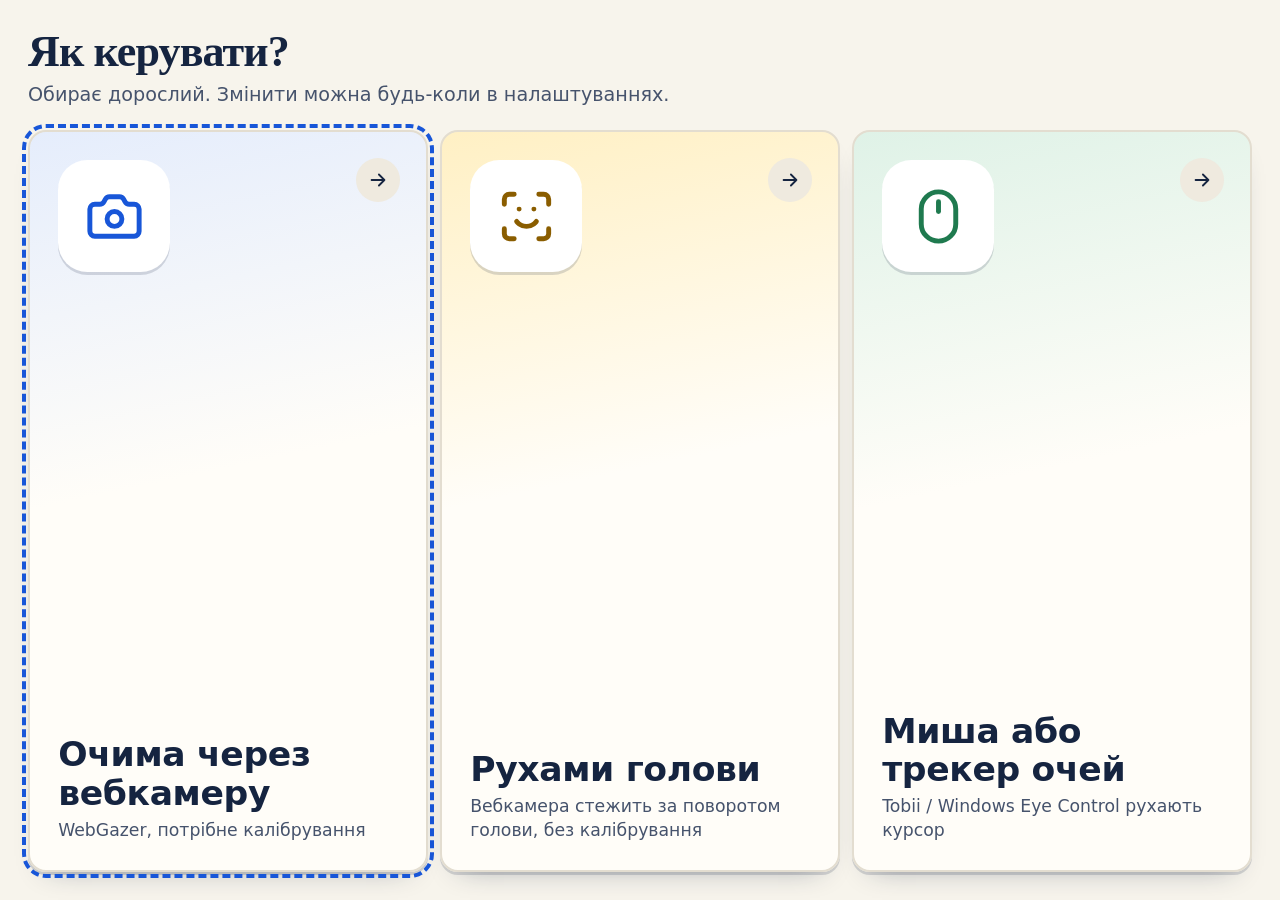
<file: site/index.html>
<!DOCTYPE html>
<html lang="uk">
<head>
<meta charset="UTF-8">
<meta name="viewport" content="width=device-width, initial-scale=1">
<title>UAIT Eye — керування комп’ютером очима</title>
<link rel="icon" type="image/svg+xml" href="assets/icons/favicon.svg">
<meta name="theme-color" content="#f7f4ec">
<link rel="stylesheet" href="css/base.css?v=20261119a">
<link rel="stylesheet" href="css/home.css?v=20261119a">
<link rel="stylesheet" href="css/flowchart.css?v=20261119a">
<link rel="stylesheet" href="css/modals.css?v=20261119a">
<link rel="stylesheet" href="css/tetris.css?v=20261119a">
<link rel="stylesheet" href="css/reader.css?v=20261119a">
<link rel="stylesheet" href="css/browser.css?v=20261119a">
<link rel="stylesheet" href="css/relax.css?v=20261119a">
<link rel="stylesheet" href="css/system.css?v=20261119a">
<script src="lib/webgazer.js"></script>
</head>
<body>
<header id="toolbar">
  <button class="tile tool home" id="btn-home" data-dwell><span class="tile-icon"><span class="ui-icon" aria-hidden="true" style="--icon:url(../assets/icons/house.svg)"></span></span><span class="tile-label">Меню</span></button>
  <button class="tile tool pause" id="btn-pause" data-dwell data-dwell-always><span class="tile-icon"><span class="ui-icon" aria-hidden="true" style="--icon:url(../assets/icons/pause.svg)"></span></span><span class="tile-label">Пауза</span></button>
  <button class="tile tool run" id="btn-run" data-dwell><span class="tile-icon"><span class="ui-icon" aria-hidden="true" style="--icon:url(../assets/icons/play.svg)"></span></span><span class="tile-label">Запуск</span></button>
  <button class="tile tool" id="btn-step" data-dwell><span class="tile-icon"><span class="ui-icon" aria-hidden="true" style="--icon:url(../assets/icons/footprints.svg)"></span></span><span class="tile-label">Крок</span></button>
  <button class="tile tool stop" id="btn-stop" data-dwell><span class="tile-icon"><span class="ui-icon" aria-hidden="true" style="--icon:url(../assets/icons/square.svg)"></span></span><span class="tile-label">Стоп</span></button>
  <div class="spacer"><div id="cam-status">…</div></div>
  <button class="tile tool" id="btn-file" data-dwell><span class="tile-icon"><span class="ui-icon" aria-hidden="true" style="--icon:url(../assets/icons/folder.svg)"></span></span><span class="tile-label">Файл</span></button>
  <button class="tile tool" id="btn-calib" data-dwell hidden><span class="tile-icon"><span class="ui-icon" aria-hidden="true" style="--icon:url(../assets/icons/target.svg)"></span></span><span class="tile-label">Калібрувати</span></button>
  <button class="tile tool" id="btn-settings" data-dwell><span class="tile-icon"><span class="ui-icon" aria-hidden="true" style="--icon:url(../assets/icons/settings.svg)"></span></span><span class="tile-label">Налаштування</span></button>
</header>

<main id="main">
  <section id="chart-panel">
    <div id="chart-wrap"><div id="chart"></div></div>
    <nav id="scroller">
      <button class="tile" id="scroll-up" aria-label="Прокрутити вгору" data-dwell data-dwell-repeat><span class="ui-icon" aria-hidden="true" style="--icon:url(../assets/icons/arrow-up.svg)"></span></button>
      <button class="tile" id="scroll-left" aria-label="Прокрутити ліворуч" data-dwell data-dwell-repeat><span class="ui-icon" aria-hidden="true" style="--icon:url(../assets/icons/arrow-left.svg)"></span></button>
      <button class="tile" id="scroll-right" aria-label="Прокрутити праворуч" data-dwell data-dwell-repeat><span class="ui-icon" aria-hidden="true" style="--icon:url(../assets/icons/arrow-right.svg)"></span></button>
      <button class="tile" id="scroll-down" aria-label="Прокрутити вниз" data-dwell data-dwell-repeat><span class="ui-icon" aria-hidden="true" style="--icon:url(../assets/icons/arrow-down.svg)"></span></button>
    </nav>
  </section>
  <aside id="side">
    <h3>Екран програми</h3>
    <div id="console-out"></div>
    <h3>Змінні</h3>
    <div id="vars"></div>
  </aside>
</main>

<!-- Головне вікно: вибір підсистеми поглядом. Має стояти ПЕРЕД шарами Тетрісу й Книг,
     щоб відкрита підсистема була верхнім шаром для dwell. Логіка — js/portal/home.js -->
<section id="home-section" class="hidden" data-layer aria-labelledby="home-title">
  <svg class="home-symbols" xmlns="http://www.w3.org/2000/svg" aria-hidden="true"><defs>
    <symbol id="home-arrow" viewBox="0 0 24 24"><path d="M4 12h15m-6-6 6 6-6 6"/></symbol>
    <symbol id="home-flow" viewBox="0 0 100 100"><path d="M50 26v24M24 72V50h52v22" fill="none" stroke="currentColor" stroke-width="4"/><rect x="32" y="6" width="36" height="24" rx="5" fill="#1856d8"/><path d="m50 34 14 16-14 16-14-16z" fill="#efb21d"/><circle cx="24" cy="80" r="13" fill="#dedbd2"/><rect x="64" y="67" width="26" height="26" rx="5" fill="#1856d8"/></symbol>
    <symbol id="home-globe" viewBox="0 0 100 100"><circle cx="50" cy="50" r="36" fill="#1856d8"/><g fill="none" stroke="currentColor" stroke-width="3"><ellipse cx="50" cy="50" rx="17" ry="36"/><path d="M14 50h72M22 28h56M22 72h56"/></g><ellipse cx="50" cy="50" rx="48" ry="13" transform="rotate(-24 50 50)" fill="none" stroke="#efb21d" stroke-width="4"/></symbol>
    <symbol id="home-game" viewBox="0 0 64 48"><path d="M17 8h30c8 0 11 7 13 17l2 12c1 9-7 9-12 4l-8-7H22l-8 7C9 46 1 46 2 37l2-12C6 15 9 8 17 8z" fill="#1856d8"/><path d="M18 17v15m-7-8h14" stroke="#fffdf8" stroke-width="4" stroke-linecap="round"/><circle cx="43" cy="18" r="3" fill="#efb21d"/><circle cx="51" cy="26" r="3" fill="#efb21d"/></symbol>
    <symbol id="home-eye" viewBox="0 0 64 48"><path d="M3 27s11-16 29-16 29 16 29 16-11 16-29 16S3 27 3 27z" fill="none" stroke="currentColor" stroke-width="4"/><circle cx="32" cy="27" r="9" fill="#1856d8"/><path d="M32 1v5M12 4l4 5m36-5-4 5" stroke="#efb21d" stroke-width="4" stroke-linecap="round"/></symbol>
  </defs></svg>
  <div class="home-head">
    <div class="home-brand">UAIT <span>Eye</span><span class="home-brand-line" aria-hidden="true"></span></div>
    <div id="home-status" role="status">Оберіть спосіб керування</div>
  </div>
  <div class="home-intro"><h1 id="home-title">Продовжимо вчитись?</h1><p>Обери, що хочеш зробити зараз.</p></div>
  <div class="home-grid">
    <button class="tile home-tile books" data-dwell data-system="books">
      <svg class="home-book-art" viewBox="0 0 300 240" aria-hidden="true"><path d="M27 64c43-13 83-1 123 21 40-22 80-34 123-21v128c-43-13-83-1-123 21-40-22-80-34-123-21z" fill="#0d3686" transform="translate(0 10)"/><path d="M30 55c42-12 80 0 120 22v124c-40-22-78-34-120-22z" fill="#fffaf0" stroke="#ddd4bf" stroke-width="3"/><path d="M150 77c40-22 78-34 120-22v124c-42-12-80 0-120 22z" fill="#f2ead7" stroke="#ddd4bf" stroke-width="3"/><path d="M150 77v124" stroke="#c8bda2" stroke-width="4"/><g stroke="#d6cbb2" stroke-width="3" fill="none" stroke-linecap="round"><path d="M55 85c25 0 46 6 69 17m-69 8c25 0 46 6 69 17m-69 8c25 0 46 6 69 17m52-50c23-11 44-17 69-17m-69 42c23-11 44-17 69-17m-69 42c23-11 44-17 69-17"/></g><path d="M161 198v31l14-9 14 9v-44" fill="#efb21d"/><path d="M75 32 63 18m48 7-2-20m36 24 9-16" stroke="#efb21d" stroke-width="6" stroke-linecap="round"/></svg>
      <span class="home-tile-copy"><span class="tile-label">Книги</span><span class="tile-sub">Підручники й читання</span><span class="home-book-cta">Відкрити бібліотеку <svg aria-hidden="true"><use href="#home-arrow"/></svg></span></span>
    </button>
    <button class="tile home-tile flow" data-dwell data-system="flow"><svg class="home-section-art" aria-hidden="true"><use href="#home-flow"/></svg><span class="home-tile-copy"><span class="tile-label">Алгоритми</span><span class="tile-sub">Логіка та блок-схеми</span></span><svg class="home-arrow" aria-hidden="true"><use href="#home-arrow"/></svg></button>
    <button class="tile home-tile browser" data-dwell data-system="browser"><svg class="home-section-art" aria-hidden="true"><use href="#home-globe"/></svg><span class="home-tile-copy"><span class="tile-label">Інтернет</span><span class="tile-sub">Сайти й новини</span></span><svg class="home-arrow" aria-hidden="true"><use href="#home-arrow"/></svg></button>
  </div>
  <div class="home-breaks">
    <div class="home-break-copy"><h2>На перерву</h2><p>Трохи часу для себе.</p></div>
    <button class="tile home-tile tetris" data-dwell data-system="tetris"><svg class="home-section-art" aria-hidden="true"><use href="#home-game"/></svg><span class="tile-label">Тетріс</span><svg class="home-arrow" aria-hidden="true"><use href="#home-arrow"/></svg></button>
    <button class="tile home-tile trainer" data-dwell data-system="trainer"><svg class="home-section-art" aria-hidden="true"><use href="#home-eye"/></svg><span class="tile-label">Вправи для погляду</span><svg class="home-arrow" aria-hidden="true"><use href="#home-arrow"/></svg></button>
  </div>
  <div class="home-bar">
    <span class="home-footnote">Навчайся у своєму темпі.</span>
    <button class="tile" id="home-pause" data-dwell data-dwell-always><svg class="home-control-icon" viewBox="0 0 24 24" aria-hidden="true"><path d="M8 5v14M16 5v14"/></svg><span class="tile-label">Пауза</span></button>
    <button class="tile" id="home-settings" data-dwell><svg class="home-control-icon" viewBox="0 0 24 24" aria-hidden="true"><path d="M4 7h16M4 17h16"/><circle cx="9" cy="7" r="3"/><circle cx="15" cy="17" r="3"/></svg><span class="tile-label">Налаштування</span></button>
  </div>
</section>

<!-- Тетріс: відпочинок для очей. Повний екран, лише великі зони погляду. -->
<section id="tetris-section" class="hidden" data-layer>
  <div class="tz-left-col">
    <button class="tile tz tz-pause" id="tz-pause" data-dwell data-dwell-always><span class="tile-icon"><span class="ui-icon" aria-hidden="true" style="--icon:url(../assets/icons/pause.svg)"></span></span><span class="tile-label">Пауза</span></button>
    <button class="tile tz tz-left" id="tz-left" aria-label="Рухати фігуру ліворуч" data-dwell data-dwell-repeat><span class="tile-icon"><span class="ui-icon" aria-hidden="true" style="--icon:url(../assets/icons/arrow-left.svg)"></span></span></button>
  </div>
  <div class="tz-center">
    <div class="tetris-info">
      <span>Рахунок <b id="tetris-score">0</b></span><span>Лінії <b id="tetris-lines">0</b></span><span>Рівень <b id="tetris-level">1</b></span>
      <canvas id="tetris-next-canvas" width="120" height="120"></canvas>
    </div>
    <p class="tetris-hint">Погляд на поле — повернути фігуру</p>
    <button class="tz tz-rotate" id="tz-rotate" data-dwell aria-label="Повернути фігуру" title="Повернути"><canvas id="tetris-canvas" width="300" height="600"></canvas></button>
    <button class="tile tz tz-drop" id="tz-drop" data-dwell><span class="tile-icon"><span class="ui-icon" aria-hidden="true" style="--icon:url(../assets/icons/arrow-down.svg)"></span></span><span class="tile-label">Впустити</span></button>
  </div>
  <div class="tz-right-col">
    <button class="tile tz tz-exit" id="btn-tetris-exit" data-dwell><span class="tile-icon"><span class="ui-icon" aria-hidden="true" style="--icon:url(../assets/icons/log-out.svg)"></span></span><span class="tile-label">Вихід</span></button>
    <button class="tile tz tz-right" id="tz-right" aria-label="Рухати фігуру праворуч" data-dwell data-dwell-repeat><span class="tile-icon"><span class="ui-icon" aria-hidden="true" style="--icon:url(../assets/icons/arrow-right.svg)"></span></span></button>
  </div>
  <div class="tetris-overlay hidden" id="tetris-overlay" data-layer>
    <div class="tetris-overlay-title">Гарна гра! 🙂</div>
    <div class="tetris-overlay-score">Рахунок: <span id="tetris-final-score">0</span></div>
    <div class="tetris-overlay-actions">
      <button class="tile" id="btn-tetris-restart" data-dwell><span class="tile-icon"><span class="ui-icon" aria-hidden="true" style="--icon:url(../assets/icons/refresh-cw.svg)"></span></span><span class="tile-label">Знову</span></button>
      <button class="tile" id="btn-tetris-overlay-exit" data-dwell><span class="tile-icon"><span class="ui-icon" aria-hidden="true" style="--icon:url(../assets/icons/log-out.svg)"></span></span><span class="tile-label">Вихід</span></button>
    </div>
  </div>
</section>

<!-- Читанка PDF: повноекранний шар. Логіка — js/reader/reader.js -->
<section id="reader-section" class="hidden" data-layer>
  <div class="rd-main">
    <button class="rd-scroll-band rd-scroll-up" id="rd-hint-top" type="button" aria-label="Прокрутити вгору" data-gaze-scroll="top"><span class="rd-band-pill"><span class="ui-icon" aria-hidden="true" style="--icon:url(../assets/icons/chevrons-up.svg)"></span><span class="rd-band-label">Вгору</span></span></button>
    <div class="rd-reading" data-gaze-scroll>
      <div class="rd-top"><span id="rd-title">Книги</span><span id="rd-page"></span></div>
      <div id="reader-view" tabindex="0" aria-label="Сторінки PDF"><div id="reader-pages"></div></div>
      <div class="rd-hint" id="rd-glow-top"></div><div class="rd-hint" id="rd-glow-bottom"></div>
      <div class="rd-hint" id="rd-hint-left"></div><div class="rd-hint" id="rd-hint-right"></div>
    </div>
    <nav class="rd-rail" aria-label="Керування читанням">
      <button class="tile" id="rd-pause" data-dwell data-dwell-always><span class="tile-icon"><span class="ui-icon" aria-hidden="true" style="--icon:url(../assets/icons/pause.svg)"></span></span><span class="tile-label">Пауза</span></button>
      <button class="tile" id="rd-exit" data-dwell><span class="tile-icon"><span class="ui-icon" aria-hidden="true" style="--icon:url(../assets/icons/arrow-left.svg)"></span></span><span class="tile-label">Вихід</span></button>
      <button class="tile" id="rd-library" data-dwell><span class="tile-icon"><span class="ui-icon" aria-hidden="true" style="--icon:url(../assets/icons/library.svg)"></span></span><span class="tile-label">Книги</span></button>
      <button class="tile" id="rd-prev" data-dwell><span class="tile-icon"><span class="ui-icon" aria-hidden="true" style="--icon:url(../assets/icons/chevrons-up.svg)"></span></span><span class="tile-label">Назад</span></button>
      <button class="tile" id="rd-next" data-dwell><span class="tile-icon"><span class="ui-icon" aria-hidden="true" style="--icon:url(../assets/icons/chevrons-down.svg)"></span></span><span class="tile-label">Далі</span></button>
      <button class="tile" id="rd-zoom-out" data-dwell><span class="tile-icon"><span class="ui-icon" aria-hidden="true" style="--icon:url(../assets/icons/zoom-out.svg)"></span></span><span class="tile-label">Менше</span></button>
      <button class="tile" id="rd-fit" data-dwell><span class="tile-icon"><span class="ui-icon" aria-hidden="true" style="--icon:url(../assets/icons/move-horizontal.svg)"></span></span><span class="tile-label">По ширині</span></button>
      <button class="tile" id="rd-zoom-in" data-dwell><span class="tile-icon"><span class="ui-icon" aria-hidden="true" style="--icon:url(../assets/icons/zoom-in.svg)"></span></span><span class="tile-label">Більше</span></button>
      <button class="tile" id="rd-auto" data-dwell><span class="tile-icon"><span class="ui-icon" aria-hidden="true" style="--icon:url(../assets/icons/eye.svg)"></span></span><span class="tile-label">Прокрутка</span></button>
      <button class="tile" id="rd-theme" data-dwell><span class="tile-icon"><span class="ui-icon" aria-hidden="true" style="--icon:url(../assets/icons/lightbulb.svg)"></span></span><span class="tile-label">Тло</span></button>
      <button class="tile rd-more" id="rd-more" data-dwell><span class="tile-icon"><span class="ui-icon" aria-hidden="true" style="--icon:url(../assets/icons/ellipsis.svg)"></span></span><span class="tile-label">Ще</span></button>
    </nav>
    <button class="rd-scroll-band rd-scroll-down" id="rd-hint-bottom" type="button" aria-label="Прокрутити вниз" data-gaze-scroll="bottom"><span class="rd-band-pill"><span class="ui-icon" aria-hidden="true" style="--icon:url(../assets/icons/chevrons-down.svg)"></span><span class="rd-band-label">Вниз</span></span></button>
    <p id="rd-live" class="sr-only" aria-live="polite"></p>
  </div>
</section>

<!-- Браузер: спрощені сторінки дозволених сайтів. Логіка — js/browser/browser.js, сервер — browser.php -->
<section id="browser-section" class="hidden" data-layer>
  <div class="br-top"><span id="br-title">Браузер</span><span id="br-host"></span></div>
  <div class="br-main">
    <div id="br-view"></div>
    <div class="rd-hint br-hint-top" id="br-hint-top"></div><div class="rd-hint br-hint-bottom" id="br-hint-bottom"></div>
  </div>
  <nav class="br-bar">
    <button class="tile" id="br-exit" data-dwell><span class="tile-icon"><span class="ui-icon" aria-hidden="true" style="--icon:url(../assets/icons/house.svg)"></span></span><span class="tile-label">Меню</span></button>
    <button class="tile" id="br-back" data-dwell><span class="tile-icon"><span class="ui-icon" aria-hidden="true" style="--icon:url(../assets/icons/chevron-left.svg)"></span></span><span class="tile-label">Назад</span></button>
    <button class="tile" id="br-sites" data-dwell><span class="tile-icon"><span class="ui-icon" aria-hidden="true" style="--icon:url(../assets/icons/bookmark.svg)"></span></span><span class="tile-label">Сайти</span></button>
    <button class="tile br-links" id="br-links" data-dwell><span class="tile-icon"><span class="ui-icon" aria-hidden="true" style="--icon:url(../assets/icons/link.svg)"></span></span><span class="tile-label">Посилання</span></button>
    <button class="tile" id="br-up" data-dwell><span class="tile-icon"><span class="ui-icon" aria-hidden="true" style="--icon:url(../assets/icons/chevrons-up.svg)"></span></span><span class="tile-label">Вище</span></button>
    <button class="tile" id="br-down" data-dwell><span class="tile-icon"><span class="ui-icon" aria-hidden="true" style="--icon:url(../assets/icons/chevrons-down.svg)"></span></span><span class="tile-label">Нижче</span></button>
    <button class="tile" id="br-font" data-dwell><span class="tile-icon"><span class="ui-icon" aria-hidden="true" style="--icon:url(../assets/icons/case-sensitive.svg)"></span></span><span class="tile-label">Шрифт</span></button>
    <button class="tile" id="br-pause" data-dwell data-dwell-always><span class="tile-icon"><span class="ui-icon" aria-hidden="true" style="--icon:url(../assets/icons/pause.svg)"></span></span><span class="tile-label">Пауза</span></button>
  </nav>
</section>

<!-- Тренажер розслаблення очей: керована рутина вправ гігієни зору. Логіка — js/relax/relax.js -->
<section id="relax-section" class="hidden" data-layer>
  <div class="relax-top">
    <span id="relax-title">Розслаблення очей</span>
    <span id="relax-progress"></span>
  </div>
  <div class="relax-stage" id="relax-stage">
    <div id="relax-dot"></div>
    <div class="relax-timer-wrap"><div id="relax-ring"><span id="relax-timer">0</span></div></div>
  </div>
  <div id="relax-hint"></div>
  <div class="relax-note">Роби вправи у зручному для тебе темпі. Під час вправ із заплющуванням керування поглядом тимчасово вимкнено, щоб кліпання не натискало кнопки.</div>
  <nav class="relax-bar">
    <button class="tile" id="btn-relax-exit" data-dwell><span class="tile-icon"><span class="ui-icon" aria-hidden="true" style="--icon:url(../assets/icons/log-out.svg)"></span></span><span class="tile-label">Вихід</span></button>
    <button class="tile" id="relax-prev" data-dwell><span class="tile-icon"><span class="ui-icon" aria-hidden="true" style="--icon:url(../assets/icons/skip-back.svg)"></span></span><span class="tile-label">Назад</span></button>
    <button class="tile" id="relax-pause" data-dwell data-dwell-always><span class="tile-icon"><span class="ui-icon" aria-hidden="true" style="--icon:url(../assets/icons/pause.svg)"></span></span><span class="tile-label">Пауза</span></button>
    <button class="tile" id="relax-next" data-dwell><span class="tile-icon"><span class="ui-icon" aria-hidden="true" style="--icon:url(../assets/icons/skip-forward.svg)"></span></span><span class="tile-label">Далі</span></button>
  </nav>
</section>

<div id="modal-layer"></div>
<div id="gaze-dot"><div class="ring"></div></div>
<div id="toast" role="status" aria-live="polite" hidden></div>

<script>
  if (location.protocol === 'file:') {
    document.body.innerHTML = '<div class="file-warning"><h1>Відкрийте через ЗАПУСК.bat</h1><p>Браузер не дозволяє камеру та модулі для файлів, відкритих подвійним кліком.</p></div>';
  }
</script>
<script type="module" src="js/main.js"></script>
</body>
</html>
</file>
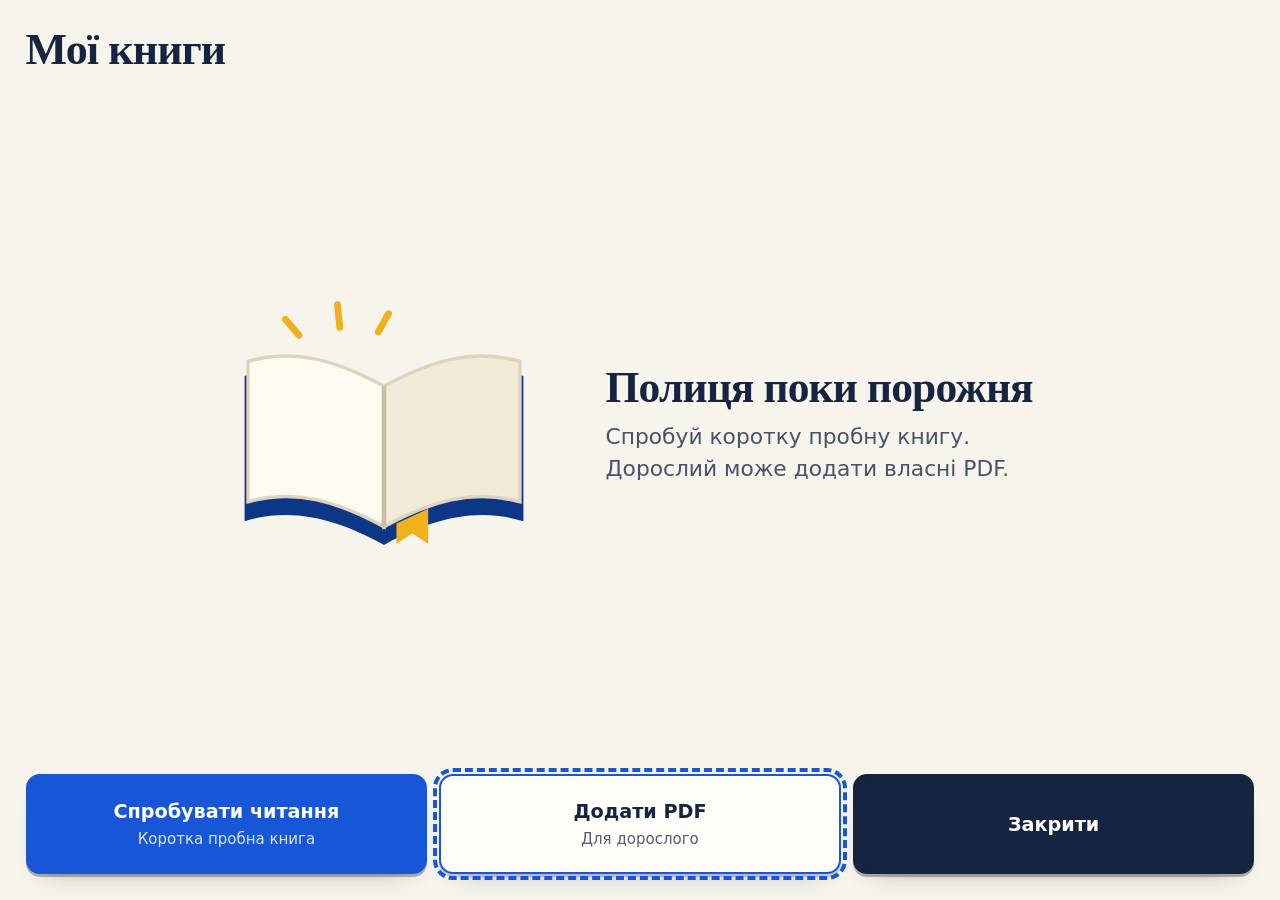
<file: site/reader.html>
<!DOCTYPE html>
<html lang="uk">
<head>
<meta charset="UTF-8">
<meta name="viewport" content="width=device-width, initial-scale=1">
<title>Читанка PDF — керування очима</title>
<link rel="icon" type="image/svg+xml" href="assets/icons/favicon.svg">
<meta name="theme-color" content="#f7f4ec">
<link rel="stylesheet" href="css/base.css?v=20261119a">
<link rel="stylesheet" href="css/modals.css?v=20261119a">
<link rel="stylesheet" href="css/reader.css?v=20261119a">
<link rel="stylesheet" href="css/system.css?v=20261119a">
<script src="lib/webgazer.js"></script>
</head>
<body>
<!-- Окрема сторінка читанки. Та сама розмітка секції є в index.html — змінювати обидві. -->
<!-- Читанка PDF: повноекранний шар. Логіка — js/reader/reader.js -->
<section id="reader-section" data-layer>
  <div class="rd-main">
    <button class="rd-scroll-band rd-scroll-up" id="rd-hint-top" type="button" aria-label="Прокрутити вгору" data-gaze-scroll="top"><span class="rd-band-pill"><span class="ui-icon" aria-hidden="true" style="--icon:url(../assets/icons/chevrons-up.svg)"></span><span class="rd-band-label">Вгору</span></span></button>
    <div class="rd-reading" data-gaze-scroll>
      <div class="rd-top"><span id="rd-title">Книги</span><span id="rd-page"></span></div>
      <div id="reader-view" tabindex="0" aria-label="Сторінки PDF"><div id="reader-pages"></div></div>
      <div class="rd-hint" id="rd-glow-top"></div><div class="rd-hint" id="rd-glow-bottom"></div>
      <div class="rd-hint" id="rd-hint-left"></div><div class="rd-hint" id="rd-hint-right"></div>
    </div>
    <nav class="rd-rail" aria-label="Керування читанням">
      <button class="tile" id="rd-pause" data-dwell data-dwell-always><span class="tile-icon"><span class="ui-icon" aria-hidden="true" style="--icon:url(../assets/icons/pause.svg)"></span></span><span class="tile-label">Пауза</span></button>
      <button class="tile" id="rd-exit" data-dwell><span class="tile-icon"><span class="ui-icon" aria-hidden="true" style="--icon:url(../assets/icons/arrow-left.svg)"></span></span><span class="tile-label">Вихід</span></button>
      <button class="tile" id="rd-library" data-dwell><span class="tile-icon"><span class="ui-icon" aria-hidden="true" style="--icon:url(../assets/icons/library.svg)"></span></span><span class="tile-label">Книги</span></button>
      <button class="tile" id="rd-prev" data-dwell><span class="tile-icon"><span class="ui-icon" aria-hidden="true" style="--icon:url(../assets/icons/chevrons-up.svg)"></span></span><span class="tile-label">Назад</span></button>
      <button class="tile" id="rd-next" data-dwell><span class="tile-icon"><span class="ui-icon" aria-hidden="true" style="--icon:url(../assets/icons/chevrons-down.svg)"></span></span><span class="tile-label">Далі</span></button>
      <button class="tile" id="rd-zoom-out" data-dwell><span class="tile-icon"><span class="ui-icon" aria-hidden="true" style="--icon:url(../assets/icons/zoom-out.svg)"></span></span><span class="tile-label">Менше</span></button>
      <button class="tile" id="rd-fit" data-dwell><span class="tile-icon"><span class="ui-icon" aria-hidden="true" style="--icon:url(../assets/icons/move-horizontal.svg)"></span></span><span class="tile-label">По ширині</span></button>
      <button class="tile" id="rd-zoom-in" data-dwell><span class="tile-icon"><span class="ui-icon" aria-hidden="true" style="--icon:url(../assets/icons/zoom-in.svg)"></span></span><span class="tile-label">Більше</span></button>
      <button class="tile" id="rd-auto" data-dwell><span class="tile-icon"><span class="ui-icon" aria-hidden="true" style="--icon:url(../assets/icons/eye.svg)"></span></span><span class="tile-label">Прокрутка</span></button>
      <button class="tile" id="rd-theme" data-dwell><span class="tile-icon"><span class="ui-icon" aria-hidden="true" style="--icon:url(../assets/icons/lightbulb.svg)"></span></span><span class="tile-label">Тло</span></button>
      <button class="tile rd-more" id="rd-more" data-dwell><span class="tile-icon"><span class="ui-icon" aria-hidden="true" style="--icon:url(../assets/icons/ellipsis.svg)"></span></span><span class="tile-label">Ще</span></button>
    </nav>
    <button class="rd-scroll-band rd-scroll-down" id="rd-hint-bottom" type="button" aria-label="Прокрутити вниз" data-gaze-scroll="bottom"><span class="rd-band-pill"><span class="ui-icon" aria-hidden="true" style="--icon:url(../assets/icons/chevrons-down.svg)"></span><span class="rd-band-label">Вниз</span></span></button>
    <p id="rd-live" class="sr-only" aria-live="polite"></p>
  </div>
</section>

<div id="modal-layer"></div>
<div id="gaze-dot"><div class="ring"></div></div>
<div id="toast" role="status" aria-live="polite" hidden></div>

<script>
  if (location.protocol === 'file:') {
    document.body.innerHTML = '<div class="file-warning"><h1>Відкрийте через ЗАПУСК.bat або веб-сервер</h1><p>Браузер не дозволяє камеру та модулі для файлів, відкритих подвійним кліком.</p></div>';
  }
</script>
<script type="module" src="js/reader-main.js"></script>
</body>
</html>
</file>
<file: site/css/base.css>
/* Токени, каркас, тулбар, панелі, dwell-зворотний зв'язок. Високий контраст, великі цілі. */
:root {
  --bg: #10131a; --panel: #181c25; --panel-2: #222836; --border: #343c4f;
  --text: #f1f3f8; --dim: #a3acbf; --accent: #5aa9ff; --ok: #4cd08a; --bad: #ff6b6b; --warn: #ffc257;
  --c-output: #b98cff; --c-input: #ff9f5a; --c-assign: #5aa9ff; --c-if: #ffc257; --c-while: #4cd08a; --c-for: #3fd0d0;
  --radius: 16px; --gap: 12px;
}
* { box-sizing: border-box; }
html, body { margin: 0; height: 100%; background: var(--bg); color: var(--text);
  font: 20px/1.3 'Segoe UI', system-ui, sans-serif; overflow: hidden; user-select: none; }
body { display: flex; flex-direction: column; }
[hidden] { display: none !important; }

/* ---- плитка (усі кнопки) ---- */
.tile { position: relative; overflow: hidden; display: flex; flex-direction: column; align-items: center; justify-content: center;
  gap: 4px; min-height: 96px; min-width: 110px; padding: 10px; border-radius: var(--radius);
  background: var(--panel-2); color: var(--text); border: 3px solid var(--border);
  font: inherit; font-size: 24px; font-weight: 600; cursor: pointer; }
.tile-icon { font-size: 30px; line-height: 1; }
.ui-icon { display: inline-block; width: 1em; height: 1em; vertical-align: middle; background: currentColor;
  -webkit-mask: var(--icon) center / contain no-repeat; mask: var(--icon) center / contain no-repeat; }
.tile:focus-visible { outline: 4px solid var(--accent); outline-offset: 2px; }
.tile-sub { font-size: 15px; font-weight: 400; color: var(--dim); }
.tile.ok { border-color: var(--ok); }
.tile.cancel { border-color: #555; color: var(--dim); }
.tile.danger { border-color: var(--bad); }
.tile.active { border-color: var(--accent); background: #1d3350; }

/* dwell: смужка прогресу знизу + підсвічування */
[data-dwell] { position: relative; }
[data-dwell]::after { content: ''; position: absolute; left: 0; bottom: 0; height: 8px; pointer-events: none;
  width: calc(var(--dwell, 0) * 100%); background: var(--ok); }
.dwell-focus { outline: 4px solid var(--accent); outline-offset: 2px; }
.dwell-fired { animation: fired .3s; }
@keyframes fired { from { background: var(--ok); } }
body.paused [data-dwell]:not([data-dwell-always]) { opacity: .35; }
body.paused #btn-pause { border-color: var(--warn); background: #4a3a14; }

#gaze-dot { position: fixed; left: 0; top: 0; width: 0; height: 0; pointer-events: none; z-index: 10001; }
#gaze-dot::before { content: ''; position: absolute; width: 26px; height: 26px; left: -13px; top: -13px; border-radius: 50%;
  background: rgba(90,169,255,.35); border: 2px solid var(--accent); }
#gaze-dot .ring { position: absolute; width: 56px; height: 56px; left: -28px; top: -28px; border-radius: 50%;
  background: conic-gradient(var(--ok) calc(var(--p, 0) * 360deg), transparent 0);
  -webkit-mask: radial-gradient(circle, transparent 20px, #000 21px); mask: radial-gradient(circle, transparent 20px, #000 21px); }

/* ---- тулбар ---- */
#toolbar { display: flex; gap: var(--gap); padding: var(--gap); background: var(--panel); border-bottom: 2px solid var(--border); flex-shrink: 0; }
#toolbar .tool { min-width: 140px; }
#toolbar .run { border-color: var(--ok); }
#toolbar .stop { border-color: var(--bad); }
body:not(.running) #btn-stop { opacity: .45; }
.spacer { flex: 1; display: flex; align-items: center; justify-content: center; text-align: center; }
#cam-status { font-size: 16px; color: var(--dim); max-width: 420px; }
#cam-status.ok { color: var(--ok); }
#cam-status.error { color: var(--bad); font-weight: 600; }

/* ---- основна частина ---- */
#main { flex: 1; display: flex; min-height: 0; }
#chart-panel { flex: 1; display: flex; min-width: 0; }
#chart-wrap { flex: 1; overflow: auto; padding: 24px 24px 200px;
  background: radial-gradient(circle at 1px 1px, #262c3a 1px, transparent 0) 0 0/28px 28px; }
#chart-wrap::-webkit-scrollbar { width: 14px; height: 14px; }
#chart-wrap::-webkit-scrollbar-thumb { background: var(--border); border-radius: 7px; }
#scroller { display: grid; grid-template-rows: 1fr auto auto 1fr; gap: var(--gap); padding: var(--gap); width: 130px; background: var(--panel); }
#scroller .tile { font-size: 34px; min-width: 0; }

#side { width: 380px; display: flex; flex-direction: column; padding: var(--gap); background: var(--panel); border-left: 2px solid var(--border); gap: 8px; }
#side h3 { margin: 4px 0; font-size: 18px; color: var(--dim); }
#console-out { flex: 2; overflow-y: auto; background: #0a0c10; border-radius: 12px; padding: 12px; font: 24px/1.35 Consolas, monospace; }
#console-out .line.sys { color: var(--dim); font-size: 17px; }
#console-out .line.error { color: var(--bad); font-size: 19px; }
#console-out .line.input { color: var(--c-input); }
#vars { flex: 1; overflow-y: auto; }
.var-row { display: flex; justify-content: space-between; padding: 8px 12px; margin-bottom: 6px; border-radius: 10px; background: var(--panel-2); font-size: 22px; }
.var-row span { font-family: Consolas, monospace; color: var(--ok); }
.muted { color: var(--dim); }

#toast { position: fixed; top: 130px; left: 50%; transform: translateX(-50%); z-index: 10002; max-width: 80vw;
  background: var(--panel-2); border: 2px solid var(--accent); border-radius: 12px; padding: 14px 24px; font-size: 22px; }

/* відео WebGazer: маленьке в кутку; при калібруванні — по центру */
#webgazerVideoContainer { position: fixed !important; left: auto !important; top: auto !important; right: 150px !important; bottom: 12px !important;
  transform: scale(.5); transform-origin: bottom right; z-index: 900 !important; border-radius: 12px; overflow: hidden; opacity: .85; }
body.calibrating #webgazerVideoContainer { right: 50% !important; bottom: 50% !important; transform: translate(50%, 50%) scale(1.3); z-index: 10005 !important; opacity: 1; }

.file-warning { margin: auto; text-align: center; padding: 40px; }
</file>
<file: site/css/home.css>
/* Home styles stay local so the shared gaze controls and other screens keep their contrast. */
#home-section {
  --home-paper: #f7f4ec; --home-ink: #152440; --home-muted: #535f73;
  --home-blue: #1856d8; --home-gold: #efb21d;
  position: fixed; inset: 0; z-index: 3000; display: flex; flex-direction: column;
  gap: clamp(12px, 2vh, 22px); padding: clamp(18px, 3vh, 32px) clamp(20px, 4vw, 64px);
  background: var(--home-paper); color: var(--home-ink); overflow: auto;
}
.home-symbols { position: absolute; width: 0; height: 0; overflow: hidden; }
.home-head { display: flex; align-items: center; justify-content: space-between; gap: 24px; }
.home-brand { position: relative; font-size: 25px; font-weight: 800; letter-spacing: -.04em; padding-bottom: 6px; }
.home-brand span:not(.home-brand-line) { font-family: Georgia, serif; font-size: 34px; }
.home-brand-line { position: absolute; bottom: 0; right: 0; width: 52px; height: 5px; border-radius: 50%; background: var(--home-gold); transform: rotate(-5deg); }
#home-status { max-width: 65%; color: var(--home-muted); font-size: 16px; text-align: right; overflow-wrap: anywhere; }
#home-status.ok { color: #216347; }
#home-status.error { color: #a42727; }
.home-intro h1 { margin: 0 0 6px; font: 700 clamp(34px, 4.5vw, 66px)/1.08 Georgia, 'Times New Roman', serif; letter-spacing: -.025em; }
.home-intro p { margin: 0; color: var(--home-muted); font-size: clamp(17px, 1.6vw, 23px); }
.home-grid { flex: 1; min-height: 240px; display: grid; grid-template-columns: 1.2fr 1fr; grid-template-rows: 1fr 1fr; gap: clamp(14px, 1.7vw, 24px); }
#home-section .tile { color: var(--home-ink); border: 2px solid #e8e3d9; background: #fffdf8; border-radius: 22px; min-width: 0; transition: border-color .15s, background-color .15s; }
#home-section .tile:hover { border-color: var(--home-blue); }
#home-section .tile:focus-visible { outline: 4px solid var(--home-blue); outline-offset: 4px; }
#home-section .tile.dwell-focus { outline-color: var(--home-blue); }
#home-section [data-dwell]::after { background: var(--home-blue); height: 9px; }
#home-section .books::after, #home-section #home-settings::after { background: var(--home-gold); }
#home-section .tile-label { font-size: clamp(25px, 2.5vw, 38px); font-weight: 700; line-height: 1.12; }
#home-section .tile-sub { color: var(--home-muted); font-size: clamp(15px, 1.35vw, 20px); line-height: 1.4; margin-top: 9px; }
.home-tile-copy { display: flex; flex-direction: column; min-width: 0; }
#home-section .home-tile { flex-direction: row; justify-content: flex-start; text-align: left; padding: clamp(16px, 2vw, 30px); gap: clamp(14px, 2vw, 30px); }
#home-section .books { grid-row: 1 / 3; background: var(--home-blue); color: white; border-color: var(--home-blue); padding: 26px; }
#home-section .books:hover { background: #1049bf; }
#home-section .books:before { content: ''; position: absolute; inset: 7px; border: 1px solid #ffffff70; border-radius: 15px; pointer-events: none; }
#home-section .books .tile-label { font: 700 clamp(38px, 4vw, 60px)/1.05 Georgia, serif; }
#home-section .books .tile-sub { color: #fff; }
.home-book-art { width: 45%; max-width: 310px; flex-shrink: 0; }
.home-book-cta { display: inline-flex; align-items: center; align-self: flex-start; gap: 14px; margin-top: 24px; max-width: 100%; padding: 15px 18px; border-radius: 40px; background: var(--home-paper); color: var(--home-ink); font-size: clamp(16px, 1.3vw, 20px); font-weight: 700; }
.home-book-cta svg { width: 23px; height: 23px; fill: none; stroke: currentColor; stroke-width: 2; flex-shrink: 0; }
.home-section-art { width: clamp(52px, 7.2vw, 108px); height: clamp(52px, 7.2vw, 108px); flex-shrink: 0; }
.home-arrow { margin-left: auto; flex-shrink: 0; width: 44px; height: 44px; border-radius: 50%; padding: 11px; background: #efede6; fill: none; stroke: currentColor; stroke-width: 2; }
.home-breaks { display: grid; grid-template-columns: 1.2fr .6fr .9fr; gap: clamp(14px, 1.7vw, 24px); border-top: 1px solid #dcd8ce; padding-top: clamp(12px, 2vh, 22px); align-items: stretch; }
.home-break-copy { align-self: center; }
.home-break-copy h2 { margin: 0 0 4px; font: 700 clamp(26px, 2.5vw, 38px)/1.1 Georgia, serif; }
.home-break-copy p { color: var(--home-muted); font-size: 17px; margin: 0; }
#home-section .home-breaks .tile { min-height: 100px; padding: 16px; gap: 14px; }
#home-section .home-breaks .tile-label { font-size: clamp(20px, 1.6vw, 26px); }
.home-breaks .home-section-art { width: 55px; height: 48px; }
.home-bar { display: flex; justify-content: flex-end; gap: 22px; flex-shrink: 0; align-items: center; }
.home-footnote { margin-right: auto; color: var(--home-muted); font-size: 15px; }
#home-section .home-bar .tile { flex-direction: row; gap: 14px; min-height: 80px; min-width: 210px; padding: 16px 24px; }
#home-section .home-bar .tile-label { font-size: 22px; }
.home-control-icon { width: 26px; height: 26px; fill: var(--home-paper); stroke: currentColor; stroke-width: 2; flex-shrink: 0; }
#home-section #home-settings { background: var(--home-ink); color: white; border-color: var(--home-ink); }
#home-section #home-pause.active { background: #ffedb2; border-color: #9b6a00; }
#btn-home { border-color: var(--accent); }
@media (max-width: 1000px) {
  #home-section .home-tile { gap: 14px; padding: 18px; }
  .home-arrow { width: 36px; height: 36px; padding: 8px; }
  .home-book-cta { padding: 12px 14px; }
  .home-breaks { grid-template-columns: .8fr 1fr 1.3fr; }
  .home-breaks .home-section-art { width: 40px; height: 40px; }
  .home-footnote { display: none; }
}
@media (max-width: 700px) {
  #home-section { gap: 14px; padding: 18px; }
  .home-brand { font-size: 19px; }
  .home-brand span:not(.home-brand-line) { font-size: 26px; }
  #home-status { font-size: 13px; }
  .home-intro h1 { font-size: clamp(30px, 7vw, 44px); }
  .home-grid { flex: 1; grid-template-columns: 1fr 1fr; grid-template-rows: 1.25fr 1fr; min-height: 285px; gap: 14px; }
  #home-section .books { grid-row: auto; grid-column: 1 / 3; }
  .home-book-art { width: 34%; max-height: 155px; }
  .home-book-cta { margin-top: 14px; font-size: 15px; }
  #home-section .flow, #home-section .browser { flex-direction: column; align-items: flex-start; gap: 9px; }
  .home-section-art { width: 45px; height: 45px; }
  #home-section .flow .home-arrow, #home-section .browser .home-arrow { display: none; }
  #home-section .tile-label { font-size: clamp(22px, 5vw, 30px); }
  #home-section .tile-sub { margin-top: 4px; font-size: 14px; }
  .home-breaks { grid-template-columns: 1fr 1fr; gap: 12px; padding-top: 12px; }
  .home-break-copy { grid-column: 1 / 3; }
  .home-break-copy h2 { font-size: 24px; }
  .home-break-copy p { display: none; }
  #home-section .home-breaks .tile { min-height: 78px; padding: 12px; gap: 10px; }
  #home-section .home-breaks .tile-label { font-size: 18px; }
  .home-breaks .home-arrow { display: none; }
  .home-breaks .home-section-art { width: 34px; height: 34px; }
  .home-bar { gap: 14px; }
  #home-section .home-bar .tile { flex: 1; min-width: 0; min-height: 72px; gap: 8px; padding: 12px; }
  #home-section .home-bar .tile-label { font-size: 17px; }
  #home-section .home-bar .home-control-icon { display: none; }
}
@media (max-height: 740px) and (min-width: 701px) {
  #home-section { gap: 12px; padding-top: 16px; padding-bottom: 16px; }
  .home-intro h1 { font-size: 40px; }
  .home-intro p { font-size: 18px; }
  .home-grid { min-height: 190px; }
  .home-section-art { height: 65px; width: 65px; }
  .home-book-art { max-height: 185px; }
  #home-section .home-breaks .tile { min-height: 78px; }
  #home-section .home-bar .tile { min-height: 66px; }
}
@media (prefers-reduced-motion: reduce) {
  #home-section .tile { transition: none; }
  #home-section .dwell-fired { animation: none; }
}

/* Keep every gaze target on screen on compact phones and short landscape displays. */
@media (max-width: 700px) and (max-height: 740px) {
  #home-section { padding: 12px; gap: 10px; }
  .home-intro h1 { font-size: 30px; }
  .home-intro p { display: none; }
  .home-grid { min-height: 210px; grid-template-rows: 1.15fr 1fr; }
  .home-book-art { max-height: 110px; }
  .home-book-cta { display: none; }
  #home-section .home-tile { padding: 12px; }
  #home-section .flow, #home-section .browser { padding: 10px 12px; gap: 0; }
  #home-section .flow .home-section-art, #home-section .browser .home-section-art { display: none; }
  #home-section .flow .tile-sub, #home-section .browser .tile-sub { line-height: 1.25; }
  #home-section .home-breaks .tile { min-height: 68px; }
  #home-section .home-bar .tile { min-height: 64px; }
}
@media (min-width: 701px) and (max-height: 560px) {
  #home-section { padding: 12px 24px; gap: 8px; }
  .home-brand { font-size: 18px; }
  .home-brand span:not(.home-brand-line) { font-size: 25px; }
  .home-intro h1 { font-size: 30px; }
  .home-intro p, .home-book-cta, #home-section .tile-sub { display: none; }
  .home-grid { min-height: 110px; }
  .home-book-art { max-height: 110px; }
  #home-section .books .tile-label { font-size: 38px; }
  #home-section .home-tile { padding: 12px; gap: 12px; }
  .home-section-art { width: 36px; height: 36px; }
  #home-section .tile-label { font-size: 24px; }
  #home-section .home-breaks .tile { min-height: 58px; padding: 10px; }
  .home-break-copy h2 { font-size: 26px; }
  .home-break-copy p { display: none; }
  .home-breaks { padding-top: 8px; }
  #home-section .home-bar .tile { min-height: 54px; padding: 10px 20px; }
}

/* Short screens (landscape phone, laptop at 200% zoom): every target must fit without scrolling, because a
   gaze user cannot scroll the menu. The generic .tile min-height (96px) made rows overflow into each other,
   so tiles here size to their row instead, and decoration goes first. */
@media (max-height: 560px) {
  #home-section .home-grid .home-tile { min-height: 0; }
  .home-grid { min-height: 0; }
  .home-break-copy { display: none; }
  .home-breaks { grid-template-columns: 1fr 1fr; padding-top: 8px; }
  .home-breaks .home-arrow { display: none; }
}
@media (max-height: 440px) {
  #home-section { gap: 8px; padding: 10px 16px; }
  .home-head { gap: 12px; }
  .home-brand { font-size: 16px; padding-bottom: 3px; }
  .home-brand span:not(.home-brand-line) { font-size: 22px; }
  /* The heading stays for screen readers (the section is labelled by it), but not on screen. */
  .home-intro { position: absolute; width: 1px; height: 1px; overflow: hidden; clip: rect(0 0 0 0); white-space: nowrap; }
  .home-grid { grid-template-columns: 1.1fr 1fr 1fr; grid-template-rows: 1fr; gap: 10px; }
  #home-section .books { grid-row: auto; grid-column: auto; padding: 12px 16px; }
  #home-section .books:before { inset: 5px; }
  .home-book-art, .home-book-cta, #home-section .home-grid .tile-sub, #home-section .home-grid .home-arrow { display: none; }
  #home-section .books .tile-label { font-size: 32px; }
  #home-section .flow, #home-section .browser { flex-direction: column; justify-content: center; align-items: flex-start; gap: 6px; padding: 10px 14px; }
  #home-section .flow .home-section-art, #home-section .browser .home-section-art { display: block; width: 34px; height: 34px; }
  #home-section .tile-label { font-size: 21px; }
  .home-breaks { gap: 10px; padding-top: 6px; }
  #home-section .home-breaks .tile { padding: 8px 12px; gap: 10px; }
  #home-section .home-breaks .tile-label { font-size: 18px; }
  .home-breaks .home-section-art { width: 34px; height: 30px; }
  .home-bar { gap: 10px; }
  #home-section .home-bar .tile { flex: 1 1 0; min-width: 0; padding: 8px 14px; height: 56px; }
  #home-section .home-bar .tile-label { font-size: 18px; }
  .home-footnote { display: none; }
}
</file>
<file: site/css/flowchart.css>
/* Фігури блок-схеми. Вертикальна лінія йде через .fc-seq, блоки мають непрозорий фон. */
#chart { display: inline-block; min-width: 100%; }
.fc-main { margin: 0 auto; }
.fc-seq { position: relative; display: flex; flex-direction: column; align-items: center; min-width: 260px; }
.fc-seq::before { content: ''; position: absolute; top: 0; bottom: 0; left: 50%; width: 4px; margin-left: -2px; background: #56607a; }
.fc-seq > * { position: relative; z-index: 1; }

.fc-terminal { padding: 16px 40px; border-radius: 999px; background: #1e2a22; border: 3px solid var(--ok); font-weight: 700; font-size: 22px; }
.fc-terminal.end { border-color: var(--bad); background: #2a1e20; }

/* слот вставки */
.fc-slot { width: 120px; height: 64px; display: flex; align-items: center; justify-content: center; cursor: pointer; border-radius: 18px; }
.fc-slot span { width: 48px; height: 48px; border-radius: 50%; background: var(--bg); border: 3px dashed #6c7896;
  display: flex; align-items: center; justify-content: center; font-size: 30px; color: var(--dim); }
.fc-slot.dwell-focus span, .fc-slot:hover span { border-style: solid; border-color: var(--ok); color: var(--ok); }
body.running .fc-slot { visibility: hidden; }

/* блок */
.fc-block { min-width: 240px; max-width: 520px; min-height: 90px; padding: 12px 28px; display: flex; flex-direction: column;
  align-items: center; justify-content: center; text-align: center; cursor: pointer; border-radius: 14px;
  background: #1b2130; border: 4px solid var(--c); --c: var(--accent); }
.fc-kind { font-size: 16px; color: var(--c); font-weight: 600; }
.fc-text { font: 600 26px/1.25 Consolas, 'Segoe UI', monospace; word-break: break-word; }
.kind-output { --c: var(--c-output); border-radius: 4px 40px 4px 40px; }
.kind-input { --c: var(--c-input); border-radius: 40px 4px 40px 4px; }
.kind-assign { --c: var(--c-assign); }
.kind-if { --c: var(--c-if); border-radius: 50px; border-style: double; border-width: 8px; }
.kind-while { --c: var(--c-while); border-radius: 50px 12px; }
.kind-for { --c: var(--c-for); border-radius: 50px 12px; }
.fc-block.active { box-shadow: 0 0 0 6px var(--ok), 0 0 30px var(--ok); }
.fc-block.error { box-shadow: 0 0 0 6px var(--bad), 0 0 30px var(--bad); }

/* розгалуження */
.fc-if { display: flex; flex-direction: column; align-items: center; }
.fc-branches { display: flex; gap: 24px; align-items: stretch; padding-top: 18px; position: relative; background: var(--bg); }
.fc-branches::before { content: ''; position: absolute; top: 0; left: 25%; right: 25%; height: 4px; background: #56607a; }
.fc-branch { display: flex; flex-direction: column; align-items: center; padding: 8px; border-radius: 16px; border: 2px dashed #3a4256; }
.fc-branch .fc-seq { flex: 1; }
.fc-branch.yes { border-color: rgba(76,208,138,.5); }
.fc-branch.no { border-color: rgba(255,107,107,.5); }
.fc-label { font-size: 18px; font-weight: 700; padding: 2px 12px; border-radius: 8px; background: var(--panel-2); }
.fc-branch.yes .fc-label { color: var(--ok); }
.fc-branch.no .fc-label { color: var(--bad); }
.fc-merge { width: 20px; height: 20px; border-radius: 50%; background: #56607a; margin-top: 8px; }

/* цикли */
/* Тіло циклу — на тій самій осі, що й блок; зліва — дужка повернення від кінця тіла до блоку. */
.fc-loop { position: relative; display: flex; flex-direction: column; align-items: center; padding: 0 56px; }
.fc-loop > .fc-block { position: relative; z-index: 2; }
/* верхнє плече доходить до осі (ховається під блоком), нижнє — з'єднується з віссю після тіла */
.fc-loop::after { content: ''; position: absolute; left: 10px; right: 50%; top: 45px; bottom: 16px; z-index: 1;
  border: 4px solid var(--c-while); border-right: none; border-radius: 22px 0 0 22px; pointer-events: none; }
.fc-loop:has(> .kind-for)::after { border-color: var(--c-for); }
.fc-loop-body { align-self: stretch; display: flex; justify-content: center; }
.fc-label.back { position: absolute; left: 0; bottom: 0; color: var(--c-while); font-size: 16px; }

/* Algorithm workspace uses its own palette so other screens retain their controls. */
#toolbar {
  display: grid; grid-template-columns: repeat(5, minmax(0, 1fr)) minmax(100px, 1fr) repeat(3, minmax(0, 1fr));
  gap: 10px; padding: 12px 16px; background: #f7f4ec; border-bottom: 1px solid #d7dbe1;
}
#toolbar .tool {
  min-width: 0; min-height: 76px; padding: 8px; border: 2px solid #cbd3de;
  border-radius: 14px; background: #fffdf8; color: #152440;
}
#toolbar .tool .tile-icon { font-size: 24px; }
#toolbar .tool .tile-label { font-size: clamp(15px, 1.25vw, 19px); line-height: 1.15; overflow-wrap: anywhere; }
#toolbar .home, #toolbar .pause { background: #152440; border-color: #152440; color: #fff; }
#toolbar .run { background: #176d43; border-color: #176d43; color: #fff; }
#toolbar .run.active { background: #0d5130; border-color: #0d5130; }
#toolbar .stop { color: #8a2431; border-color: #9c3440; }
#toolbar .spacer { min-width: 0; }
#cam-status, #cam-status.ok { color: #314f45; font-size: 15px; overflow-wrap: anywhere; }
#cam-status.error { color: #a12635; }
#toolbar .tool.dwell-focus, #toolbar .tool:focus-visible,
#main .tile.dwell-focus, #main .tile:focus-visible, #main .fc-slot.dwell-focus, #main .fc-block.dwell-focus {
  outline: 4px solid #1856d8; outline-offset: 2px;
}
#toolbar [data-dwell]::after, #main [data-dwell]::after { background: #1856d8; }
#toolbar .home::after, #toolbar .pause::after, #toolbar .run::after { background: #ffca42; }
body.paused #toolbar #btn-pause { color: #152440; background: #ffe3a0; border-color: #9d6900; }

#main {
  --flow-ink: #152440; --flow-paper: #f7f4ec; --flow-line: #95a3b8;
  --c-output: #663498; --c-input: #9b4b1d; --c-assign: #1b52a6;
  --c-if: #855800; --c-while: #176d43; --c-for: #087477;
  min-height: 0; color: var(--flow-ink); background: var(--flow-paper);
}
#chart-panel { min-width: 0; min-height: 0; }
#chart-wrap {
  min-width: 0; background: radial-gradient(circle at 1px 1px, #dce2e8 1px, transparent 0) 0 0 / 28px 28px, #fffdf8;
  padding: 24px 24px 180px; scrollbar-color: #758ba7 #e3e8ed;
}
#chart-wrap::-webkit-scrollbar-thumb { background: #758ba7; }
#main .fc-seq::before, #main .fc-branches::before, #main .fc-merge { background: var(--flow-line); }
#main .fc-terminal { background: #d5efdf; color: #123a26; border-color: #176d43; }
#main .fc-terminal.end { background: #f6e5e5; color: #67232b; border-color: #a12f3e; }
#main .fc-slot span { background: #fffdf8; color: #2a507b; border-color: #637b99; }
#main .fc-slot.dwell-focus span, #main .fc-slot:hover span { color: #184db0; border-color: #184db0; }
#main .fc-block { background: #edf4fb; color: var(--flow-ink); }
#main .kind-output { background: #eee6f7; }
#main .kind-input { background: #fbeddf; }
#main .kind-if { background: #fff0c7; }
#main .kind-while, #main .kind-for { background: #e2f3e9; }
#main .fc-block.active { box-shadow: 0 0 0 5px #176d43; }
#main .fc-block.error { box-shadow: 0 0 0 5px #a12f3e; }
#main .fc-branches { background: #fffdf8; }
#main .fc-branch { border-color: #a1acb9; }
#main .fc-branch.yes { border-color: #438568; }
#main .fc-branch.no { border-color: #b06268; }
#main .fc-label { background: #edf1f5; }
#main .fc-branch.yes .fc-label { color: #176d43; }
#main .fc-branch.no .fc-label { color: #932c38; }
#main .fc-label.back { color: #176d43; }

#scroller { width: 110px; padding: 10px; background: #edf1f4; }
#scroller .tile { min-width: 0; min-height: 64px; border: 2px solid #c4d2df; background: #fffdf8; color: #152440; }
#side { width: min(31%, 380px); min-width: 220px; padding: 12px; background: #f7f4ec; border-left: 1px solid #d7dbe1; }
#side h3 { color: #152440; font: 700 20px/1.2 Georgia, serif; }
#console-out { min-height: 0; background: #152440; color: #fff; }
#console-out .line.sys { color: #d8e2f0; }
#console-out .line.error { color: #ffb8b8; }
#console-out .line.input { color: #ffe09c; }
#vars { min-height: 0; }
#vars .muted { color: #56647a; }
#vars .var-row { background: #e6edf4; color: #152440; }
#vars .var-row span { color: #176d43; }

@media (max-width: 1000px) {
  #toolbar { grid-template-columns: repeat(4, minmax(0, 1fr)); }
  #toolbar .tool { min-height: 64px; }
  #side { width: 30%; min-width: 190px; }
  #scroller { width: 86px; }
}
@media (max-width: 700px) {
  #toolbar { gap: 6px; padding: 8px; }
  #toolbar .tool { min-height: 60px; }
  #toolbar .tool .tile-icon { font-size: 20px; }
  #toolbar .tool .tile-label { font-size: 15px; }
  #cam-status, #cam-status.ok { font-size: 13px; }
  #main { flex-direction: column; }
  #chart-panel { flex: 1 1 55%; flex-direction: column; }
  #chart-wrap { padding: 16px 16px 80px; }
  #scroller { width: 100%; grid-template-columns: repeat(4, minmax(0, 1fr)); grid-template-rows: auto; gap: 6px; padding: 6px; }
  #scroller .tile { min-height: 60px; font-size: 26px; }
  #side { flex: 1 1 30%; width: 100%; min-width: 0; min-height: 0; border-left: 0; border-top: 1px solid #d7dbe1; display: grid; grid-template-columns: 1fr 1fr; grid-template-rows: auto minmax(0, 1fr); gap: 6px 10px; }
  #side h3:first-child { grid-column: 1; grid-row: 1; }
  #console-out { grid-column: 1; grid-row: 2; font-size: 18px; }
  #side h3:nth-of-type(2) { grid-column: 2; grid-row: 1; }
  #vars { grid-column: 2; grid-row: 2; overflow-y: auto; }
  #side h3 { font-size: 16px; }
  #vars .var-row { font-size: 17px; }
}
</file>
<file: site/css/modals.css>
/* Модалки: займають майже весь екран, щоб плитки були якомога більшими. */
#modal-layer > .modal { position: fixed; inset: 0; z-index: 5000; display: flex; flex-direction: column;
  padding: 20px 28px; background: rgba(12,14,19,.97); }
.modal-title { margin: 0 0 16px; font-size: 32px; text-align: center; }
.modal-body { flex: 1; display: flex; flex-direction: column; gap: var(--gap); min-height: 0; }
.grid { display: grid; grid-template-columns: repeat(var(--cols), 1fr); gap: var(--gap); grid-auto-rows: minmax(110px, 1fr); flex: 1; }
.tile.var { font-family: Consolas, monospace; font-size: 30px; color: var(--c-assign); }
.tile.op { font-size: 34px; color: var(--warn); }
.tile.digit, .tile.key { font-size: 36px; }
.tile[class*="block-"] { font-size: 28px; }
.block-output { border-color: var(--c-output); } .block-input { border-color: var(--c-input); }
.block-assign { border-color: var(--c-assign); } .block-if { border-color: var(--c-if); }
.block-while { border-color: var(--c-while); } .block-for { border-color: var(--c-for); }

/* редактор виразу */
.expr-top { display: flex; gap: 16px; align-items: center; }
.expr-display, .kb-display { flex: 1; min-height: 90px; padding: 14px 20px; border-radius: 14px; background: #0a0c10;
  border: 3px solid var(--border); font: 600 38px/1.2 Consolas, monospace; display: flex; align-items: center; word-break: break-word; }
.modal-body > .kb-display { flex: 0 0 auto; }
.expr-status { width: 360px; font-size: 20px; }
.expr-status.ok { color: var(--ok); } .expr-status.bad { color: var(--warn); }
.expr-tabs { display: grid; grid-template-columns: repeat(3, 1fr); gap: var(--gap); }
.expr-tabs .tile { min-height: 80px; }
.expr-main, .kb-main { flex: 1; display: flex; gap: var(--gap); min-height: 0; }
.expr-pad { flex: 1; display: flex; }
.expr-side, .kb-side { width: 230px; display: flex; flex-direction: column; gap: var(--gap); }
.expr-side .tile, .kb-side .tile { flex: 1; min-height: 80px; }

@media (max-width: 700px) {
  #modal-layer > :is(.expr-editor, .keyboard, .numpad) { padding: 10px; gap: 6px; }
  :is(.expr-editor, .keyboard, .numpad) .modal-title { margin: 0; font-size: 21px; line-height: 1.15; }
  :is(.expr-editor, .keyboard, .numpad) .modal-body { gap: 6px; }
  :is(.expr-editor, .keyboard, .numpad) .tile { min-width: 0; min-height: 0; padding: 3px; gap: 2px; border-radius: 9px; font-size: 16px; overflow-wrap: anywhere; }
  :is(.expr-editor, .keyboard, .numpad) .tile-icon { font-size: 18px; }
  :is(.expr-editor, .keyboard, .numpad) .tile-sub { font-size: 11px; line-height: 1; }
  :is(.expr-editor, .keyboard, .numpad) .grid { min-width: 0; min-height: 0; gap: 4px; grid-auto-rows: minmax(0, 1fr); }
  .expr-top { gap: 6px; min-width: 0; }
  .expr-display, .kb-display { min-width: 0; min-height: 48px; max-height: 68px; overflow: auto; padding: 6px 10px; font-size: 22px; }
  .expr-status { width: auto; flex: 0 1 38%; max-height: 68px; overflow: auto; font-size: 13px; line-height: 1.1; overflow-wrap: anywhere; }
  .expr-tabs { gap: 4px; }
  .expr-tabs .tile { min-height: 52px; font-size: 13px; }
  .expr-main, .kb-main { flex-direction: column; gap: 6px; }
  .expr-pad, .kb-keys { flex: 1; min-height: 0; min-width: 0; display: flex; }
  .expr-pad .grid { grid-template-columns: repeat(3, minmax(0, 1fr)); }
  .expr-pad .tile { font-size: 22px; }
  .keyboard .grid { grid-template-columns: repeat(6, minmax(0, 1fr)); }
  .numpad .kb-main > .grid { grid-template-columns: repeat(3, minmax(0, 1fr)); }
  /* The action row decides the outcome (Готово / Скасувати): bigger keys, wider gaps than the digits. */
  .expr-side, .kb-side { width: 100%; flex: 0 0 120px; display: grid; grid-template-columns: repeat(3, minmax(0, 1fr)); grid-auto-rows: minmax(0, 1fr); gap: 8px; }
  .expr-side { flex-basis: 68px; grid-template-columns: repeat(4, minmax(0, 1fr)); }
  .numpad .kb-side { flex-basis: 68px; }
}

/* Short screens (landscape phone, 200% zoom): keys on the left, actions in one column on the right, so
   «Готово» and «Скасувати» are always on screen. Comes after the narrow-screen block and wins over it. */
@media (max-height: 520px) {
  #modal-layer > :is(.expr-editor, .keyboard, .numpad) { padding: 8px 12px; gap: 4px; }
  :is(.expr-editor, .keyboard, .numpad) .modal-head { margin: 0; }
  :is(.expr-editor, .keyboard, .numpad) .modal-head-icon { display: none; }
  :is(.expr-editor, .keyboard, .numpad) .modal-title { margin: 0; font-size: 18px; line-height: 1.15; }
  :is(.expr-editor, .keyboard, .numpad) .modal-body { gap: 6px; }
  :is(.expr-editor, .keyboard, .numpad) .tile { min-width: 0; min-height: 0; padding: 3px; gap: 2px; border-radius: 10px; font-size: 16px; }
  :is(.expr-editor, .keyboard, .numpad) .tile-icon { font-size: 16px; }
  :is(.expr-editor, .keyboard, .numpad) .tile-sub { font-size: 11px; line-height: 1; }
  :is(.expr-editor, .keyboard, .numpad) .grid { min-width: 0; min-height: 0; gap: 5px; grid-auto-rows: minmax(0, 1fr); }
  .expr-top { gap: 6px; min-width: 0; }
  .expr-display, .kb-display { min-width: 0; min-height: 40px; max-height: 52px; overflow: auto; padding: 4px 10px; font-size: 22px; }
  .expr-status { width: auto; flex: 0 1 34%; max-height: 52px; overflow: auto; font-size: 13px; line-height: 1.15; }
  .expr-tabs { gap: 5px; }
  .expr-tabs .tile { min-height: 40px; font-size: 14px; }
  .expr-main, .kb-main { flex-direction: row; gap: 8px; }
  .expr-pad, .kb-keys { flex: 1; min-height: 0; min-width: 0; display: flex; }
  .expr-pad .tile { font-size: 20px; }
  .expr-side, .kb-side, .numpad .kb-side { width: clamp(120px, 22vw, 180px); flex: 0 0 auto; display: grid; grid-template-columns: 1fr; grid-auto-rows: minmax(0, 1fr); gap: 6px; }
}

/* Choice pages keep every gaze target visible, including on narrow screens. */
#modal-layer > .choice { padding: clamp(12px, 2.5vw, 28px); gap: 10px; background: #f7f4ec; color: #152440; }
.choice .modal-title { font: 700 clamp(24px, 4vw, 40px)/1.1 Georgia, serif; text-align: left; margin: 0; overflow-wrap: anywhere; }
.choice .tile { background: #fffdf8; color: #152440; border: 2px solid #ddd8cd; }
.choice .tile-sub { color: #535f73; }
.choice .tile:hover, .choice .tile:focus-visible { border-color: #1856d8; }
.choice .tile:focus-visible, .choice .tile.dwell-focus { outline-color: #1856d8; }
.choice [data-dwell]::after { background: #1856d8; }
.choice .tile.danger { border-color: #b64242; }
.choice .tile.cancel { background: #e8eef8; color: #152440; }
.choice .modal-body, .choice .grid { min-width: 0; min-height: 0; }
.choice .grid { grid-template-columns: repeat(var(--cols), minmax(0, 1fr)); grid-auto-rows: minmax(0, 1fr); }
.choice .grid .tile, .choice-nav .tile { min-width: 0; min-height: 0; overflow-wrap: anywhere; }
.choice-nav { display: flex; flex: 0 0 clamp(64px, 12vh, 96px); align-items: stretch; gap: 8px; }
.choice-nav .tile { flex: 1; font-size: clamp(16px, 2vw, 22px); }
.choice-nav .tile:disabled { opacity: .35; }
.choice-page-count { align-self: center; white-space: nowrap; font-size: 16px; }
@media (max-width: 700px) {
  .choice .grid { grid-template-columns: repeat(2, minmax(0, 1fr)); }
  .choice .grid .tile { font-size: clamp(16px, 4.5vw, 22px); padding: 6px; }
  .choice .grid .tile-icon { font-size: clamp(24px, 5vw, 32px); }
  .choice .grid .tile-sub { font-size: clamp(13px, 3.5vw, 15px); }
  .choice-nav { gap: 5px; }
  .choice-nav .tile { font-size: 15px; padding: 5px; }
  .choice-page-count { font-size: 13px; }
}

/* Settings are paged so gaze targets remain available without scrolling. */
#modal-layer > .settings { background: #f7f4ec; color: #152440; padding: clamp(12px, 2.5vw, 28px); gap: 10px; }
.settings .modal-title { margin: 0; font: 700 clamp(26px, 4vw, 42px)/1.1 Georgia, serif; text-align: left; }
.settings .modal-body { overflow: hidden; gap: 12px; }
.settings .steppers, .settings .settings-toggles { flex: 1; min-height: 0; display: grid; grid-template-columns: 1fr 1fr; grid-template-rows: 1fr 1fr; gap: 12px; }
.settings .stepper { min-width: 0; min-height: 0; display: grid; grid-template-columns: minmax(64px, 1fr) minmax(65px, 1fr) minmax(64px, 1fr); grid-template-rows: auto 1fr; gap: 6px 8px; padding: 12px; border: 1px solid #ddd9ce; border-radius: 16px; background: #fffdf8; }
.settings .stepper-label { grid-column: 1 / -1; font-size: clamp(16px, 2vw, 21px); font-weight: 700; line-height: 1.15; color: #152440; }
.settings .stepper-value { align-self: center; text-align: center; font-size: clamp(18px, 2.2vw, 28px); font-weight: 700; font-variant-numeric: tabular-nums; }
#modal-layer > .settings .tile { min-width: 0; min-height: 0; border: 2px solid #c9d3e3; border-radius: 14px; background: #e8eef8; color: #152440; font-size: clamp(16px, 2vw, 23px); }
#modal-layer > .settings .tile:focus-visible { outline: 4px solid #1856d8; outline-offset: 2px; }
#modal-layer > .settings .tile.dwell-focus { outline: 4px solid #1856d8; }
#modal-layer > .settings [data-dwell]::after { background: #1856d8; }
#modal-layer > .settings .tile:disabled { opacity: .35; cursor: default; }
#modal-layer > .settings .settings-close { background: #152440; color: #fff; border-color: #152440; }
/* On/off settings: «так» gets a green edge and a check mark, not only the word. */
#modal-layer > .settings .tile[aria-pressed="true"] { border-color: #2f8a5c; background: #e7f4ec; }
#modal-layer > .settings .tile[aria-pressed="true"] .tile-label::after { content: ' ✓'; color: #1f7a4f; font-weight: 800; }
#modal-layer > .settings .settings-close::after { background: #efb21d; }
.settings-nav { flex: 0 0 clamp(66px, 12vh, 96px); display: grid; grid-template-columns: minmax(0, 1fr) auto minmax(0, 1fr) minmax(0, 1.2fr); gap: 8px; align-items: stretch; }
.settings-page-count { align-self: center; white-space: nowrap; font-size: 16px; font-weight: 700; }
#modal-layer > .modal .modal-resume { flex: 0 0 68px; align-self: flex-end; min-height: 68px; min-width: 180px; padding: 8px 20px; border-color: #efb21d; background: #ffedb2; color: #152440; }
@media (max-width: 700px) {
  .settings .steppers { grid-template-columns: 1fr; grid-template-rows: repeat(4, 1fr); gap: 8px; }
  .settings .stepper { grid-template-columns: minmax(60px, .8fr) minmax(55px, 1fr) minmax(60px, .8fr); grid-template-rows: auto minmax(0, 1fr); padding: 6px 10px; gap: 4px 8px; }
  .settings .stepper-label { font-size: 15px; }
  .settings .settings-toggles { gap: 8px; }
  #modal-layer > .settings .tile { font-size: 16px; padding: 4px; }
  #modal-layer > .settings .tile-icon { font-size: 22px; }
  .settings-nav { flex-basis: 68px; gap: 5px; }
  .settings-page-count { font-size: 13px; }
  #modal-layer > .settings .settings-nav .tile { font-size: 14px; }
  #modal-layer > .modal .modal-resume { flex-basis: 56px; min-height: 56px; min-width: 150px; }
}

/* перевірка очей */
#modal-layer > .settings .stepper .tile { font-size: 36px; }
#modal-layer > .settings .settings-nav .tile { font-size: 20px; }
#modal-layer > :is(.expr-editor, .keyboard, .numpad) { background: #f7f4ec; color: #152440; }
:is(.expr-editor, .keyboard, .numpad) .tile { background: #fffdf8; color: #152440; border-color: #c9d3e3; }
:is(.expr-editor, .keyboard, .numpad) :is(.expr-display, .kb-display) { background: #e8eef8; color: #152440; border-color: #c9d3e3; }
:is(.expr-editor, .keyboard, .numpad) .tile.active { background: #1856d8; color: #fff; border-color: #1856d8; }
:is(.expr-editor, .keyboard, .numpad) .tile.ok { background: #152440; color: #fff; border-color: #152440; }
:is(.expr-editor, .keyboard, .numpad) .expr-status.ok { color: #21664b; }
:is(.expr-editor, .keyboard, .numpad) .expr-status.bad { color: #a12c30; }
.tile-label { line-height: 1.2; }

.eye-state { font-size: 40px; text-align: center; }
.eye-bar { position: relative; height: 70px; border-radius: 14px; background: #0a0c10; border: 3px solid var(--border); overflow: hidden; }
.eye-fill { height: 100%; width: 0; background: var(--ok); transition: width .05s linear; }
.eye-fill.closed { background: var(--warn); }
.eye-mark { position: absolute; top: 0; bottom: 0; width: 4px; background: var(--bad); }
.eye-row { flex: 1; display: flex; gap: var(--gap); min-height: 0; }
.eye-stats { flex: 1; display: flex; flex-direction: column; justify-content: center; gap: 12px; font-size: 28px; }
.eye-stats b { color: var(--ok); }
.eye-target { flex: 1; font-size: 34px; }
.eye-close { flex: 0 0 110px; }

/* калібрування */
.modal.calib { background: #000 !important; }
.calib-msg { margin: auto auto 80px auto; text-align: center; font-size: 26px; position: relative; z-index: 10010; }
.calib-msg.small { position: absolute; left: 0; right: 0; top: 35%; color: var(--dim); }
/* червона — чекаємо, поки око зупиниться на точці;
   зелена — око на точці, йде збір (точка зменшується з прогресом);
   done — точку зібрано: коротко світиться зеленим, потім з'являється наступна */
.calib-dot { position: absolute; width: 80px; height: 80px; margin: -40px 0 0 -40px; border-radius: 50%;
  background: radial-gradient(circle, #fff 0 9px, var(--bad) 10px); box-shadow: 0 0 30px var(--bad);
  transition: transform .15s linear, background .2s, box-shadow .2s; }
.calib-dot.settled { background: radial-gradient(circle, #fff 0 9px, var(--ok) 10px); box-shadow: 0 0 30px var(--ok); }
.calib-dot.done { background: var(--ok); box-shadow: 0 0 60px 20px var(--ok); }
</file>
<file: site/css/tetris.css>
.hidden { display: none !important; }
.tetris-hint { margin: 0; padding: 3px 0; font-size: 15px; text-align: center; color: #152440; }
#tetris-section { position: fixed; inset: 0; z-index: 4000; display: grid; grid-template-columns: minmax(64px, 1fr) minmax(0, 300px) minmax(64px, 1fr); gap: var(--gap); padding: var(--gap); background: #f7f4ec; color: #152440; }
#tetris-section .tile, .tetris-overlay .tile { min-width: 0; min-height: 0; background: #fffdf8; color: #152440; border: 2px solid #b7becb; }
#tetris-section .tile:focus-visible, #tetris-section .tile.dwell-focus { outline: 4px solid #1856d8; outline-offset: -4px; }
#tetris-section [data-dwell]::after { background: #1856d8; }
.tz { font-size: 64px; }
.tz-left .tile-icon, .tz-right .tile-icon { font-size: clamp(38px, 7vw, 110px); }
.tz-left, .tz-right { height: 100%; }
/* Side columns: a small control on top, the big arrow below. The wider gap keeps a repeating arrow
   (gaze held on it) from sliding onto «Меню» or «Пауза». */
.tz-right-col, .tz-left-col { display: grid; grid-template-rows: minmax(64px,130px) 1fr; gap: calc(var(--gap) * 2 + 8px); min-height: 0; }
.tz-pause { font-size: 22px; }
#tetris-section .tz-pause.active { background: #ffe3a0; border-color: #9d6900; }
.tz-exit { font-size: 22px; }
.tz-center { display: flex; flex-direction: column; gap: var(--gap); min-height: 0; min-width: 0; }
.tetris-info { display: flex; align-items: center; justify-content: center; flex-wrap: wrap; gap: 4px 14px; min-height: 64px; font-size: 16px; color: #535f73; }
.tetris-info b { color: #152440; font-size: 20px; font-variant-numeric: tabular-nums; }
#tetris-next-canvas { height: 46px; width: 46px; border-radius: 8px; background: #152440; }
.tz-rotate { flex: 1; min-height: 0; min-width: 0; padding: 0; border: 3px solid #152440; border-radius: 10px; background: #101d32; cursor: pointer; display: flex; align-items: center; justify-content: center; }
.tz-rotate.dwell-focus, .tz-rotate:focus-visible { outline: 4px solid #1856d8; outline-offset: 2px; }
#tetris-canvas { display: block; height: 100%; width: auto; max-width: 100%; object-fit: contain; }
.tz-drop { height: 100px; flex-shrink: 0; flex-direction: row; gap: 12px; font-size: 26px; }
.tetris-overlay { position: fixed; inset: 0; z-index: 4001; display: flex; flex-direction: column; align-items: center; justify-content: center; gap: 20px; padding: 16px; background: rgba(21,36,64,.97); color: white; }
.tetris-overlay-title { font-size: clamp(28px, 5vw, 48px); font-weight: 700; }
.tetris-overlay-score { font-size: 30px; color: #e2e9f5; }
.tetris-overlay-actions { display: flex; width: min(100%, 600px); gap: 16px; }
.tetris-overlay-actions .tile { flex: 1; min-width: 0; min-height: 130px; }
@media (max-width: 600px), (max-height: 650px) {
  #tetris-section { gap: 6px; padding: 6px; }
  .tz-center { gap: 6px; }
  .tz-right-col, .tz-left-col { gap: 16px; }
  .tz-pause { font-size: 16px; }
  .tetris-info { gap: 2px 5px; font-size: 13px; min-height: 46px; }
  .tetris-info b { font-size: 15px; }
  #tetris-next-canvas { height: 32px; width: 32px; }
  .tz-drop { height: 64px; font-size: 18px; }
  .tz-exit { font-size: 16px; }
  .tetris-overlay-actions .tile { min-height: 90px; }
}
</file>
<file: site/css/reader.css>
/* PDF reader: the page remains neutral and controls use the same visual language as Home. */
#reader-section { position: fixed; inset: 0; z-index: 3500; display: flex; flex-direction: column; background: var(--paper, #f7f4ec); color: var(--ink, #152440); }
.rd-top { position: relative; display: flex; justify-content: space-between; align-items: center; gap: 16px; padding: 8px 20px; min-height: 48px; color: #152440; font-size: 18px; flex-shrink: 0; }
/* Reading progress through the whole book: a thin cobalt line under the title. */
.rd-top::after { content: ''; position: absolute; left: 0; bottom: -1px; height: 3px; width: calc(var(--read-progress, 0) * 100%);
  background: linear-gradient(90deg, var(--blue, #1856d8), #5b8cf0); border-radius: 0 3px 3px 0; transition: width .25s ease; }
#rd-title { overflow: hidden; white-space: nowrap; text-overflow: ellipsis; font-weight: 700; }
#rd-page { color: #34435e; font-weight: 600; white-space: nowrap; }
.rd-main { flex: 1; min-height: 0; display: grid; grid-template-columns: minmax(0, 1fr) clamp(96px, 13vw, 176px);
  grid-template-rows: clamp(48px, 9dvh, 86px) minmax(0, 1fr) clamp(48px, 9dvh, 86px); }
.rd-reading { position: relative; grid-column: 1; grid-row: 2; min-width: 0; min-height: 0;
  display: grid; grid-template-columns: minmax(0, 1fr); grid-template-rows: auto minmax(0, 1fr); }
/* position: relative — сторінки міряють offsetTop від стрічки, а не від заголовка над нею (інакше «Далі» і
   відновлення місця зсувались на висоту заголовка). */
#reader-view { position: relative; grid-area: 2 / 1; overflow: auto; background: #dce3ed; transition: background-color .25s ease; }
#reader-view:focus-visible { outline: 2px solid #1856d8; outline-offset: -2px; }
#reader-pages { display: flex; flex-direction: column; align-items: center; gap: 16px; padding: 16px 24px; min-width: min-content; }
.pdf-page { position: relative; flex-shrink: 0; background: #fff; box-shadow: 0 2px 12px rgba(21,36,64,.2); }
.pdf-page canvas { position: absolute; inset: 0; width: 100%; height: 100%; }

/* Gaze-scroll strips. Idle: quiet paper with a pill label. While the gaze rests on one, cobalt pours in
   from the screen edge, a gold meter counts down the onset delay and the glow spills onto the text
   (.rd-hint below), so the direction of travel is obvious before anything moves. */
.rd-scroll-band { position: relative; isolation: isolate; overflow: hidden; grid-column: 1; min-width: 0; display: grid; place-items: center;
  padding: 0; border: 0; color: var(--ink, #152440); background: var(--paper-2, #efeadf);
  font: 700 clamp(15px, 1.7vw, 20px)/1 var(--font-ui, system-ui, sans-serif); cursor: pointer; touch-action: manipulation; }
.rd-scroll-up { grid-row: 1; box-shadow: inset 0 -1px 0 var(--line, #e3ddd0); }
.rd-scroll-down { grid-row: 3; box-shadow: inset 0 1px 0 var(--line, #e3ddd0); }
.rd-scroll-band::before { content: ''; position: absolute; inset: 0; z-index: -1; opacity: var(--scroll-progress, 0); transition: opacity .18s ease; }
.rd-scroll-up::before { background: linear-gradient(rgba(24, 86, 216, .92), rgba(24, 86, 216, .5)); }
.rd-scroll-down::before { background: linear-gradient(rgba(24, 86, 216, .5), rgba(24, 86, 216, .92)); }
.rd-scroll-band::after { content: ''; position: absolute; left: 0; right: 0; height: 5px; background: var(--gold, #efb21d);
  transform: scaleX(var(--scroll-progress, 0)); transition: transform .12s linear; }
.rd-scroll-up::after { bottom: 0; }
.rd-scroll-down::after { top: 0; }
.rd-band-pill { display: inline-flex; align-items: center; gap: .5em; padding: .5em 1.1em .5em .9em; border-radius: 999px;
  background: var(--card, #fffdf8); border: 1px solid var(--line, #e3ddd0); box-shadow: 0 2px 0 var(--lip, rgba(21,36,64,.16));
  transition: transform .18s ease, opacity .18s ease; }
.rd-band-pill .ui-icon { font-size: 1.25em; color: var(--blue, #1856d8); }
.rd-scroll-band:hover .rd-band-pill, .rd-scroll-band:focus-visible .rd-band-pill { border-color: var(--blue, #1856d8); }
.rd-scroll-band:focus-visible { outline: 3px solid var(--blue, #1856d8); outline-offset: -3px; }
.rd-scroll-band.scrolling .rd-band-pill { transform: scale(1.05); }
.rd-scroll-up.scrolling .ui-icon { animation: rd-nudge-up .9s ease-in-out infinite; }
.rd-scroll-down.scrolling .ui-icon { animation: rd-nudge-down .9s ease-in-out infinite; }
@keyframes rd-nudge-up { 50% { transform: translateY(-4px); } }
@keyframes rd-nudge-down { 50% { transform: translateY(4px); } }
/* Nothing left to scroll in this direction: the strip says so instead of looking broken.
   Colour, not opacity: faded text dropped below 4.5:1. */
.rd-scroll-band.at-end { cursor: default; }
.rd-scroll-band.at-end .rd-band-pill { background: transparent; border-style: dashed; color: var(--ink-2, #46536c); box-shadow: none; padding-left: 1.1em; }
.rd-scroll-band.at-end .ui-icon { display: none; }

.rd-hint { grid-area: 2 / 1; pointer-events: none; opacity: 0; transition: opacity .18s ease; z-index: 2; }
#rd-glow-top { align-self: start; height: 30%; background: linear-gradient(rgba(24,86,216,.5), rgba(24,86,216,.16) 45%, transparent); }
#rd-glow-bottom { align-self: end; height: 30%; background: linear-gradient(transparent, rgba(24,86,216,.16) 55%, rgba(24,86,216,.5)); }
#rd-hint-left { justify-self: start; width: 12%; background: linear-gradient(90deg, rgba(24,86,216,.45), transparent); }
#rd-hint-right { justify-self: end; width: 12%; background: linear-gradient(270deg, rgba(24,86,216,.45), transparent); }

/* The rail spans the full height; the scroll strips stay above and below the text only, so a gaze that
   overshoots «Пауза» or «Ще» never scrolls the book. */
.rd-rail { grid-column: 2; grid-row: 1 / -1; display: grid; grid-auto-rows: minmax(0, 1fr);
  gap: 8px; min-height: 0; padding: 8px; border-left: 1px solid var(--line, #dedbd2);
  background: linear-gradient(180deg, var(--card, #fffdf8), var(--paper-2, #efeadf)); }
.rd-rail .tile { min-width: 0; min-height: 0; padding: 4px; gap: 4px; background: #fffdf8; border: 2px solid var(--line, #ddd8cd); border-radius: 16px; color: #152440; font-size: clamp(12px, 1.5vw, 17px); }
.rd-rail .tile-icon { font-size: clamp(18px, 2.1vw, 28px); color: var(--blue, #1856d8); }
.rd-rail .tile-label { text-align: center; line-height: 1.08; overflow-wrap: anywhere; }
.rd-rail .tile:hover, .rd-rail .tile:focus-visible { border-color: #1856d8; }
.rd-rail .tile.dwell-focus { outline-color: #1856d8; }
.rd-rail [data-dwell]::after { background: #1856d8; }
.rd-rail .tile.active { background: #dce8ff; border-color: #1856d8; }
.rd-rail #rd-pause { background: #152440; color: #fff; border-color: #152440; }
.rd-rail #rd-pause .tile-icon { color: var(--gold, #efb21d); }
.rd-rail #rd-pause::after { background: #efb21d; }
.rd-rail #rd-more { background: transparent; border-style: dashed; border-color: var(--line-strong, #c9c1ae); box-shadow: none; }
.rd-rail:not(.more) :is(#rd-zoom-out, #rd-fit, #rd-zoom-in, #rd-auto, #rd-theme),
.rd-rail.more :is(#rd-exit, #rd-library, #rd-prev, #rd-next) { display: none; }

/* Page backgrounds. Warm cuts glare on white textbook scans; dark inverts the page for light-sensitive readers. */
#reader-section[data-theme="sepia"] .pdf-page::after { content: ''; position: absolute; inset: 0; border-radius: inherit;
  background: #f1e0bb; mix-blend-mode: multiply; pointer-events: none; }
#reader-section[data-theme="sepia"] #reader-view { background: #e6dcc6; }
#reader-section[data-theme="dark"] #reader-view { background: #0e131c; }
#reader-section[data-theme="dark"] .pdf-page { background: #000; box-shadow: 0 0 0 1px rgba(255,255,255,.08); }
#reader-section[data-theme="dark"] .pdf-page canvas { filter: invert(1) hue-rotate(180deg) brightness(.9) contrast(.94); }
/* Dark means the whole reader, not a black page in a cream frame: strips, title bar and rail dim too. */
#reader-section[data-theme="dark"] { --paper: #0e131c; --paper-2: #151b26; --card: #1b2230; --line: #2a3344; --line-strong: #3a4558;
  --ink: #d9e0ec; --ink-2: #a9b4c6; --lip: rgba(0, 0, 0, .5); background: #0e131c; color: #d9e0ec; }
#reader-section[data-theme="dark"] :is(.rd-top, #rd-page) { color: #d9e0ec; }
#reader-section[data-theme="dark"] .rd-rail .tile:not(#rd-pause) { background: #1b2230; color: #d9e0ec; border-color: #2a3344; }
#reader-section[data-theme="dark"] .rd-rail .tile-icon { color: #8fb0ff; }
#reader-section[data-theme="dark"] .rd-rail #rd-pause { background: #2a3550; border-color: #3a4a6e; }
#reader-section[data-theme="dark"] .rd-rail .tile.active { background: #22345e; border-color: #5b8cf0; }
#reader-section[data-theme="dark"] .rd-band-pill .ui-icon { color: #8fb0ff; }
#reader-section[data-theme="sepia"] { --paper-2: #ece2cc; --card: #faf3e3; }

/* The library always presents a finite page of large targets with gaze-accessible navigation. */
#modal-layer > .modal.library { padding: clamp(12px, 2vw, 28px); background: #f7f4ec; color: #152440; }
.library .modal-title { text-align: left; margin: 0 0 12px; font: 700 clamp(28px, 3vw, 46px)/1.1 Georgia, serif; }
.library .modal-body { display: flex; flex-direction: column; gap: 12px; min-height: 0; }
.library-books { flex: 1; min-height: 0; display: grid; grid-template-columns: repeat(2, minmax(0, 1fr)); grid-template-rows: repeat(2, minmax(0, 1fr)); gap: 12px; }
.library .tile { min-width: 0; min-height: 0; padding: 12px; background: #fffdf8; color: #152440; border: 2px solid #dedbd2; border-radius: 14px; }
.library .tile:hover, .library .tile:focus-visible { border-color: #1856d8; }
.library .tile.dwell-focus { outline-color: #1856d8; }
.library [data-dwell]::after { background: #1856d8; }
.library .tile:disabled { opacity: .45; cursor: default; }
.library .tile.book { text-align: left; align-items: flex-start; justify-content: center; padding: clamp(12px, 2vw, 24px); }
.library .tile.book .tile-label { flex-shrink: 0; display: -webkit-box; -webkit-box-orient: vertical; -webkit-line-clamp: 3; overflow: hidden; overflow-wrap: break-word; hyphens: auto; font-size: clamp(18px, 2.3vw, 30px); line-height: 1.16; }
/* How far the book has been read: a gold line along the top edge (the bottom one is the dwell meter). */
.library .tile.book { position: relative; }
.library .tile.book::before { content: ''; position: absolute; left: 0; top: 0; height: 5px; width: calc(var(--book-progress, 0) * 100%);
  background: var(--gold, #efb21d); border-radius: 12px 3px 3px 0; z-index: 1; }
.library .tile.book.broken { border-style: dashed; border-color: #c9504c; }
.library .tile.book.broken .tile-sub { color: #9b2f2c; font-weight: 600; }
.library .tile-sub { margin-top: 8px; color: #535f73; font-size: clamp(14px, 1.4vw, 18px); }
.library-empty { flex: 1; display: flex; align-items: center; max-width: 640px; margin: 0 auto; font-size: clamp(18px, 2vw, 26px); color: #46536c; text-align: center; }
.library-instruction { margin: 0; font-size: 18px; color: #923b29; }
.library-pages { display: grid; grid-template-columns: 1fr auto 1fr; align-items: center; gap: 12px; height: clamp(58px, 10vh, 90px); flex-shrink: 0; }
.library-pages .tile { height: 100%; font-size: clamp(16px, 1.7vw, 22px); }
.library-page { min-width: 64px; font-size: 18px; font-weight: 700; text-align: center; }
.library-tools { display: flex; gap: 12px; flex-shrink: 0; min-height: clamp(72px, 12vh, 100px); }
.library-tools .tile { flex: 1; font-size: clamp(15px, 1.5vw, 20px); }
.library-tools .tile-sub { margin: 3px 0 0; font-size: 15px; }
.library-tools .library-exit { background: #152440; color: #fff; border-color: #152440; }
.library-tools .library-exit::after { background: #efb21d; }
@media (max-width: 600px) {
  .rd-top { min-height: 40px; padding: 5px 10px; font-size: 14px; }
  .rd-rail { gap: 4px; padding: 4px; }
  #modal-layer > .modal.library { padding: 12px; }
  .library .modal-body { gap: 8px; }
  .library-books { gap: 8px; }
  .library-pages { height: 58px; gap: 8px; }
  .library-tools { min-height: 76px; gap: 8px; }
  .library-tools .tile { padding: 6px; }
  .library .tile-sub { margin-top: 4px; font-size: 14px; }
}
/* Landscape phone: titles keep their space; the second line under each tile goes. */
@media (max-height: 500px) {
  .library .tile-sub { display: none; }
  .library .tile.book .tile-label { -webkit-line-clamp: 2; font-size: 18px; }
  .library .modal-title { font-size: 22px; margin: 0 0 6px; }
  .library .modal-head-icon { display: none; }
}
@media (max-height: 500px) {
  .rd-top { min-height: 34px; padding-block: 3px; }
  .rd-main { grid-template-columns: minmax(0, 1fr) clamp(140px, 26vw, 240px);
    grid-template-rows: 42px minmax(0, 1fr) 42px; }
  .rd-rail { grid-template-columns: repeat(2, minmax(0, 1fr)); }
  .rd-rail .tile-icon { display: none; }
}
/* Pause tag and toasts must not sit on the «Вгору» strip while reading: move them to the bottom of the text. */
body.paused:has(#reader-section:not(.hidden))::after { top: auto; bottom: calc(clamp(48px, 9dvh, 86px) + 10px);
  left: calc((100vw - clamp(96px, 13vw, 176px)) / 2); border-radius: 16px; }
body:has(#reader-section:not(.hidden)) #toast { top: auto; bottom: calc(clamp(48px, 9dvh, 86px) + 56px); }
@media (prefers-reduced-motion: reduce) {
  .rd-hint, .rd-top::after, .rd-scroll-band::before, .rd-band-pill, #reader-view { transition: none; }
  .rd-scroll-band.scrolling .ui-icon { animation: none; }
  .rd-scroll-band.scrolling .rd-band-pill { transform: none; }
}
</file>
<file: site/css/browser.css>
/* Browser keeps its reading and dwell surfaces distinct from the page content. */
#browser-section { position: fixed; inset: 0; z-index: 3600; display: flex; flex-direction: column; background: #f7f4ec; color: #152440; }
.br-top { display: flex; justify-content: space-between; align-items: center; gap: 16px; padding: 8px 20px; min-height: 52px; background: #fffdf8; border-bottom: 1px solid #dedbd2; flex-shrink: 0; }
#br-title { overflow: hidden; white-space: nowrap; text-overflow: ellipsis; font-weight: 700; }
#br-host { color: #535f73; white-space: nowrap; }
.br-main { position: relative; flex: 1; min-height: 0; }
#br-view { position: absolute; inset: 0; overflow-y: auto; padding: 24px max(24px, calc((100% - 46em) / 2)) 40vh; line-height: 1.55; color: #152440; user-select: text; }
#br-view h2.br-block { font-size: 1.25em; margin: 1.2em 0 .5em; color: #152440; }
#br-view p.br-block { margin: 0 0 .9em; }
#br-view .br-block.has-links { border-left: 4px solid #1856d8; padding-left: 14px; }
.br-hint-top { left: 0; right: 0; top: 0; height: 16%; background: linear-gradient(rgba(24,86,216,.3), transparent); }
.br-hint-bottom { left: 0; right: 0; bottom: 0; height: 24%; background: linear-gradient(transparent, rgba(24,86,216,.3)); }
.br-bar { display: grid; grid-template-columns: repeat(8, minmax(0, 1fr)); gap: 10px; padding: 10px; height: 130px; flex-shrink: 0; background: #eeeae1; border-top: 1px solid #d4cfc4; }
#browser-section .br-bar .tile { min-width: 0; min-height: 0; font-size: 18px; background: #fffdf8; color: #152440; border: 2px solid #b7becb; }
#browser-section .br-bar .tile-icon { font-size: 32px; }
#browser-section .br-bar .tile:focus-visible, #browser-section .br-bar .tile.dwell-focus { outline: 4px solid #1856d8; outline-offset: -4px; }
#browser-section .br-bar [data-dwell]::after { background: #1856d8; }
#browser-section #br-links { border-color: #1856d8; }
#browser-section #br-back:disabled { opacity: .55; }
#br-view .br-empty { max-width: 32em; margin: 12vh auto 0; text-align: center; color: #46536c; font-size: clamp(18px, 2vw, 24px); }
#br-view .br-empty-title { margin: 0 0 .4em; font: 700 1.4em/1.15 Georgia, serif; color: #152440; }
@media (max-width: 760px) {
  .br-bar { grid-template-columns: repeat(4, minmax(0, 1fr)); grid-template-rows: repeat(2, minmax(0, 1fr)); height: min(200px, 34vh); gap: 6px; padding: 6px; }
  #browser-section .br-bar .tile { font-size: clamp(13px, 3.2vw, 17px); padding: 4px; }
  #browser-section .br-bar .tile-icon { font-size: 24px; }
  #br-view { padding-left: 18px; padding-right: 18px; }
}
/* Short landscape: one row of eight instead of two squashed rows of 52 px. */
@media (max-height: 520px) {
  .br-bar { grid-template-columns: repeat(8, minmax(0, 1fr)); grid-template-rows: 1fr; height: 76px; gap: 6px; padding: 6px; }
  #browser-section .br-bar .tile { font-size: 13px; padding: 4px 2px; gap: 2px; }
  #browser-section .br-bar .tile-icon { font-size: 20px; }
  .br-top { min-height: 36px; padding: 4px 12px; }
}
</file>
<file: site/css/relax.css>
/* Тренажер розслаблення очей. Самодостатні стилі (не залежать від змінних інших файлів). */
#relax-section {
  position: fixed; inset: 0; z-index: 4000;
  display: flex; flex-direction: column;
  background:
    radial-gradient(1200px 700px at 50% 30%, #14264a 0%, #0b1526 60%, #070d18 100%);
  color: #eaf2ff;
  transition: background .8s ease;
}
#relax-section.hidden { display: none; }
#relax-section.dark { background: #05070c; }

.relax-top {
  display: flex; align-items: baseline; justify-content: space-between; gap: 16px;
  padding: 20px 28px 8px;
}
#relax-title { font-size: clamp(1.4rem, 3.4vw, 2.4rem); font-weight: 800; letter-spacing: -.01em; }
#relax-progress { color: #8fa6c8; font-weight: 700; font-size: 1rem; white-space: nowrap; }

.relax-stage { position: relative; flex: 1; margin: 4px 24px; min-height: 0; }

/* Кружечок, за яким стежить погляд */
#relax-dot {
  position: absolute; left: 50%; top: 50%; width: 64px; height: 64px; border-radius: 50%;
  background: radial-gradient(circle at 35% 32%, #b9fff4, #3fd0d0 55%, #1a9c9c 100%);
  box-shadow: 0 0 26px 10px rgba(63, 208, 208, .55), 0 0 70px 24px rgba(63, 208, 208, .22);
  transform: translate(-50%, -50%); will-change: left, top, transform;
}
#relax-section.dark #relax-dot { display: none !important; }

/* Таймер-кільце в центрі знизу сцени */
.relax-timer-wrap { position: absolute; left: 50%; bottom: 6px; transform: translateX(-50%); display: grid; place-items: center; }
#relax-ring {
  --p: 0; width: 66px; height: 66px; border-radius: 50%;
  background: conic-gradient(#3fd0d0 calc(var(--p) * 360deg), rgba(255,255,255,.10) 0);
  display: grid; place-items: center; padding: 6px;
}
#relax-ring::after { content: ''; position: absolute; width: 54px; height: 54px; border-radius: 50%; background: #0b1526; }
#relax-timer { position: relative; font-size: 1.5rem; font-weight: 800; color: #eaf2ff; z-index: 1; }

#relax-hint {
  text-align: center; font-size: clamp(1.05rem, 2.4vw, 1.5rem); line-height: 1.5;
  color: #cfe0f7; max-width: 900px; margin: 6px auto 2px; padding: 0 24px; min-height: 3.2em;
}
#relax-section.dark #relax-hint { color: #6f86ac; }
.relax-note { text-align: center; color: #6f86ac; font-size: 15px; padding: 0 24px 6px; }

/* Панель великих кнопок (dwell) */
.relax-bar { display: flex; gap: 14px; justify-content: center; padding: 10px 24px 24px; }
.relax-bar .tile {
  display: flex; flex-direction: column; align-items: center; gap: 4px;
  min-width: 128px; padding: 16px 20px; border-radius: 18px; cursor: pointer;
  background: #16233c; border: 2px solid #26385b; color: #eaf2ff; font: inherit;
  position: relative; overflow: hidden;
}
.relax-bar .tile .tile-icon { font-size: 1.6rem; }
.relax-bar .tile .tile-label { font-weight: 700; font-size: 1rem; }
.relax-bar .tile.active { border-color: #3fd0d0; }
/* прогрес dwell (спільна змінна --dwell від gaze/dwell.js) */
.relax-bar .tile::before {
  content: ''; position: absolute; left: 0; bottom: 0; height: 4px; width: 100%;
  transform: scaleX(var(--dwell, 0)); transform-origin: left; background: #3fd0d0;
}
.relax-bar .tile.dwell-focus { border-color: #3fd0d0; }

@media (max-width: 620px) {
  .relax-bar .tile { min-width: 0; flex: 1; padding: 14px 8px; }
  .relax-bar .tile .tile-label { font-size: .85rem; }
}

/* App shell styling; the dark rest state and moving target remain intentionally distinct. */
#relax-section { background: #f7f4ec; color: #152440; }
#relax-section.dark { background: #05070c; color: #eaf2ff; }
#relax-progress { color: #535f73; }
#relax-section.dark #relax-progress { color: #cfe0f7; }
#relax-hint { color: #354762; }
#relax-section.dark #relax-hint { color: #cfe0f7; }
.relax-note { color: #535f73; }
#relax-section.dark .relax-note { color: #cfe0f7; }
#relax-ring { background: conic-gradient(#1856d8 calc(var(--p) * 360deg), #dce4f2 0); }
#relax-ring::after { background: #f7f4ec; }
#relax-timer { color: #152440; }
#relax-section.dark #relax-ring::after { background: #05070c; }
#relax-section.dark #relax-timer { color: #eaf2ff; }
#relax-section .relax-bar .tile { background: #fffdf8; border: 2px solid #b7becb; color: #152440; }
#relax-section .relax-bar .tile.active { background: #dce9ff; border-color: #1856d8; }
#relax-section .relax-bar .tile.dwell-focus, #relax-section .relax-bar .tile:focus-visible { outline: 4px solid #1856d8; outline-offset: -4px; }
#relax-section .relax-bar .tile::before, #relax-section .relax-bar .tile::after { background: #1856d8; }
@media (max-width: 620px) {
  .relax-top { padding: 12px 12px 4px; }
  .relax-stage { margin: 4px 12px; }
  #relax-hint { padding: 0 12px; font-size: 16px; line-height: 1.35; }
  .relax-note { padding: 0 12px 4px; font-size: 14px; }
  .relax-bar { gap: 6px; padding: 6px 8px 10px; }
}
@media (prefers-reduced-motion: reduce) { #relax-section { transition: none; } }
</file>
<file: site/css/system.css>
/* UAIT Eye design system. Loaded after every screen stylesheet: it unifies the paper / ink / cobalt / gold
   language, gives every gaze target the same tactile "keycap" shape and makes dwell progress readable
   as a rising fill. Colours of individual screens stay in their own files; this file adds shape, depth,
   typography and feedback. Target sizes are never reduced here. */
:root {
  --paper: #f7f4ec; --paper-2: #efeadf; --card: #fffdf8; --line: #e3ddd0; --line-strong: #c9c1ae;
  --ink: #152440; --ink-2: #46536c; --blue: #1856d8; --blue-deep: #0f3fa8; --blue-wash: #e5edfc;
  --gold: #efb21d; --gold-wash: #fff0c4; --green: #1f7a4f; --red: #b23a3a;
  --lip: rgba(21, 36, 64, .16); --drop: 0 14px 28px -20px rgba(21, 36, 64, .45);
  --dwell-wash: rgba(24, 86, 216, .13);
  --font-ui: 'Segoe UI Variable Text', 'Segoe UI', system-ui, sans-serif;
  --font-display: Georgia, 'Times New Roman', serif;
  /* Legacy tokens used by older rules now resolve to the same light system. */
  --bg: var(--paper); --panel: var(--paper-2); --panel-2: var(--card); --border: var(--line-strong);
  --text: var(--ink); --dim: var(--ink-2); --accent: var(--blue); --ok: var(--green); --bad: var(--red); --warn: #a26a00;
}
html, body { background: var(--paper); color: var(--ink); font-family: var(--font-ui); -webkit-font-smoothing: antialiased; text-rendering: optimizeLegibility; }

/* Text only for screen readers (live page numbers and the like). */
.sr-only { position: absolute !important; width: 1px; height: 1px; margin: -1px; padding: 0; overflow: hidden; clip: rect(0 0 0 0); white-space: nowrap; border: 0; }

/* ---------- Keycap tiles ---------- */
.tile {
  border-radius: 18px;
  box-shadow: inset 0 calc(var(--dwell, 0) * var(--dwell-h, 120px) * -1) 0 0 var(--dwell-wash), 0 3px 0 var(--lip), var(--drop);
  transition: border-color .15s ease, background-color .15s ease, transform .15s ease, box-shadow .15s ease;
}
.tile > * { position: relative; z-index: 1; }
.tile:disabled { box-shadow: none; cursor: default; }
.tile:hover:not(:disabled) { border-color: var(--blue); }
/* Dark and blue keys get a light fill so progress stays visible on them too. */
:is(#home-section .books, #home-settings, #rd-pause, .library-exit, .settings-close, .library-sample, #btn-home, #btn-pause, #btn-run,
  .choice .tile.primary) { --dwell-wash: rgba(255, 255, 255, .16); --lip: rgba(0, 0, 0, .28); }

/* Dwell bar: thicker, rounded, inset from the edge so it reads as a progress meter, not a border. */
[data-dwell]::after { left: 0; bottom: 0; height: 8px; border-radius: 0 6px 6px 0; z-index: 2; }
.dwell-focus { outline: 4px solid var(--blue); outline-offset: 3px; }
.tile.dwell-focus { transform: translateY(-1px); }
.dwell-fired, :is(#home-section, #modal-layer, #reader-section, #browser-section, #tetris-section, #relax-section) .dwell-fired { animation: dwell-press .34s cubic-bezier(.3, .7, .4, 1); }
@keyframes dwell-press {
  0% { transform: translateY(0); }
  35% { transform: translateY(3px); box-shadow: inset 0 calc(var(--dwell-h, 120px) * -1) 0 0 var(--dwell-wash), 0 0 0 var(--lip); }
  100% { transform: translateY(0); }
}

/* Gaze pointer: solid core, gold progress ring. */
#gaze-dot::before { width: 22px; height: 22px; left: -11px; top: -11px; background: rgba(24, 86, 216, .9); border: 3px solid #fff;
  box-shadow: 0 0 0 2px rgba(21, 36, 64, .35), 0 4px 10px rgba(21, 36, 64, .3); }
#gaze-dot .ring { width: 60px; height: 60px; left: -30px; top: -30px;
  background: conic-gradient(var(--gold) calc(var(--p, 0) * 360deg), rgba(21, 36, 64, .12) 0);
  -webkit-mask: radial-gradient(circle, transparent 22px, #000 23px); mask: radial-gradient(circle, transparent 22px, #000 23px); }
/* Head mode rest zone: the pointer parks, turns grey and shows that nothing will be pressed. */
#gaze-dot.resting::before { background: rgba(120, 132, 150, .85); transition: background .2s; }
#gaze-dot.resting .ring { visibility: hidden; }
#gaze-dot.resting::after { content: 'Відпочинок · підніміть голову'; position: absolute; left: 20px; top: 14px; white-space: nowrap;
  padding: 4px 10px; border-radius: 999px; background: rgba(21, 36, 64, .82); color: #fff; font: 600 .85rem/1.2 system-ui, sans-serif; }

#toast { background: var(--card); color: var(--ink); border: 1px solid var(--line); border-left: 6px solid var(--blue);
  border-radius: 14px; box-shadow: 0 18px 40px -18px rgba(21, 36, 64, .5); font-weight: 600; }

/* ---------- Dialog heading: icon chip + serif title + optional subtitle ---------- */
.modal-head { display: flex; align-items: center; gap: clamp(12px, 1.6vw, 18px); flex-shrink: 0; margin: 0 0 clamp(6px, 1.4vh, 14px); min-width: 0; }
.modal-head .modal-title { margin: 0; text-align: left; font: 700 clamp(26px, 3.6vw, 44px)/1.08 var(--font-display); letter-spacing: -.02em; overflow-wrap: anywhere; }
.modal-head-copy { min-width: 0; }
.modal-subtitle { margin: 6px 0 0; color: var(--ink-2); font-size: clamp(15px, 1.5vw, 20px); line-height: 1.35; }
.modal-head-icon { display: grid; place-items: center; flex-shrink: 0; width: clamp(46px, 5vw, 62px); height: clamp(46px, 5vw, 62px);
  border-radius: 16px; background: var(--blue); color: #fff; font-size: clamp(24px, 2.6vw, 32px); box-shadow: 0 3px 0 var(--blue-deep); }
.modal.calib { color: #fff; }
#modal-layer > .modal { background: var(--paper); color: var(--ink); }
#modal-layer > .modal.calib { background: #000; }

/* ---------- Choice dialogs: poster tiles (icon top, words bottom-left) ---------- */
.choice .grid .tile { align-items: flex-start; justify-content: flex-end; text-align: left; gap: 6px;
  padding: clamp(14px, 2.2vw, 30px); border: 2px solid var(--line); background: var(--card); }
.choice .grid .tile .tile-icon { margin-bottom: auto; display: grid; place-items: center; width: 1.9em; height: 1.9em;
  border-radius: .5em; background: var(--blue-wash); color: var(--blue); font-size: clamp(26px, 3.2vw, 42px); }
.choice .grid .tile .tile-label { font-size: clamp(20px, 2.3vw, 32px); font-weight: 700; line-height: 1.12; letter-spacing: -.01em; }
.choice .grid .tile .tile-sub { font-size: clamp(14px, 1.35vw, 18px); line-height: 1.35; color: var(--ink-2); }
.choice .grid .tile:not(.cancel)::before { content: ''; position: absolute; top: clamp(14px, 2vw, 26px); right: clamp(14px, 2vw, 26px);
  width: 44px; height: 44px; border-radius: 50%; background: var(--paper-2) url("data:image/svg+xml,%3Csvg xmlns='http://www.w3.org/2000/svg' viewBox='0 0 24 24' fill='none' stroke='%23152440' stroke-width='2' stroke-linecap='round' stroke-linejoin='round'%3E%3Cpath d='M5 12h14m-6-6 6 6-6 6'/%3E%3C/svg%3E") center / 22px no-repeat;
  transition: transform .15s ease; }
.choice .grid .tile:is(:hover, .dwell-focus)::before { transform: translateX(4px); }
.choice .grid .tile.danger { border-color: #e4b9b5; }
.choice .grid .tile.danger .tile-icon { background: #fbe7e5; color: var(--red); }
.choice .grid .tile.danger .tile-label { color: #8f2626; }
#modal-layer .choice .grid .tile.cancel, #modal-layer .choice .choice-nav .tile.cancel { background: transparent; border: 2px dashed var(--line-strong); box-shadow: none; color: var(--ink-2); }
.choice .grid .tile.cancel .tile-icon { background: var(--paper-2); color: var(--ink-2); }
/* One or two options: two big "doors" side by side, with Cancel as a narrower secondary target. */
.choice-few .grid { display: flex; gap: clamp(12px, 1.6vw, 22px); }
.choice-few .grid > .tile { flex: 2 1 0; }
.choice-few .grid > .tile.cancel { flex: 1 1 0; }
.choice-few .grid .tile .tile-icon { font-size: clamp(36px, 5.6vw, 76px); }
.choice-few .grid .tile .tile-label { font-size: clamp(24px, 3vw, 42px); }
.choice-few .grid .tile:not(.cancel) { background: linear-gradient(165deg, var(--blue-wash) 0, var(--card) 55%); }
.choice-few .grid .tile:nth-child(2):not(.cancel) { background: linear-gradient(165deg, var(--gold-wash) 0, var(--card) 55%); }
.choice-few .grid .tile:nth-child(2):not(.cancel) .tile-icon { background: #ffe39a; color: #6b4900; }
.choice-few .grid .tile:not(.cancel) .tile-icon { background: #fff; box-shadow: 0 2px 0 var(--lip); }
.choice-nav .tile { border: 2px solid var(--line); }
.choice-page-count, .settings-page-count, .library-page { font-variant-numeric: tabular-nums; color: var(--ink-2); }
@media (max-width: 700px) {
  .choice-few .grid { flex-direction: column; }
  .choice .grid .tile::before { width: 34px; height: 34px; background-size: 18px; }
  .choice .grid .tile .tile-icon { font-size: clamp(22px, 6vw, 30px); }
  .choice-few .grid .tile .tile-icon { font-size: clamp(28px, 8vw, 40px); }
}
@media (max-height: 560px) { .choice .grid .tile::before { display: none; } }

/* ---------- Settings ---------- */
.settings .stepper { border: 1px solid var(--line); border-radius: 20px; background: var(--card); box-shadow: var(--drop); padding: clamp(10px, 1.4vw, 18px); gap: 8px 10px; }
.settings .stepper-label { font-size: clamp(14px, 1.3vw, 17px); font-weight: 700; letter-spacing: .06em; text-transform: uppercase; color: var(--ink-2); }
.settings .stepper-value { font-size: clamp(28px, 3.6vw, 54px); font-weight: 800; letter-spacing: -.02em; color: var(--ink); }
#modal-layer > .settings .stepper .tile.op { font-size: clamp(40px, 5vw, 76px); font-weight: 300; line-height: 1; background: var(--blue-wash); border-color: #cbd9f5; color: var(--blue-deep); }
#modal-layer > .settings .settings-toggles .tile { align-items: flex-start; justify-content: flex-end; text-align: left; padding: clamp(14px, 2vw, 26px); background: var(--card); border-color: var(--line); }
#modal-layer > .settings .settings-toggles .tile .tile-icon { margin-bottom: auto; display: grid; place-items: center; width: 1.9em; height: 1.9em; border-radius: .5em; background: var(--blue-wash); color: var(--blue); font-size: clamp(24px, 2.8vw, 38px); }
#modal-layer > .settings .settings-toggles .tile .tile-label { font-size: clamp(18px, 2vw, 28px); font-weight: 700; }
#modal-layer > .settings .settings-toggles .tile.danger { border-color: #e4b9b5; }
#modal-layer > .settings .settings-toggles .tile.danger .tile-icon { background: #fbe7e5; color: var(--red); }
#modal-layer > .settings .settings-nav .tile:not(.settings-close) { background: var(--card); border-color: var(--line); }
@media (max-width: 700px) {
  #modal-layer > .settings .stepper .tile.op { font-size: 40px; }
  .settings .stepper-value { font-size: 28px; }
}

/* ---------- Home ---------- */
#home-section .books { background: radial-gradient(120% 95% at 88% 0%, #3a78f0 0%, #1856d8 52%, #1347bd 100%); }
#home-section .books:hover { background: radial-gradient(120% 95% at 88% 0%, #3270e6 0%, #1450cc 52%, #103fae 100%); }
#home-section .home-arrow { transition: transform .15s ease, background-color .15s ease; }
#home-section .tile:is(:hover, .dwell-focus) .home-arrow { transform: translateX(4px); background: var(--blue); color: #fff; }
#home-section .home-book-cta svg { transition: transform .15s ease; }
#home-section .books:is(:hover, .dwell-focus) .home-book-cta svg { transform: translateX(4px); }
#home-status { display: inline-flex; align-items: center; gap: 10px; padding: 8px 14px; border-radius: 999px; background: var(--card); border: 1px solid var(--line); }
#home-status::before { content: ''; flex-shrink: 0; width: 10px; height: 10px; border-radius: 50%; background: var(--line-strong); }
#home-status.ok::before { background: #2f9a65; box-shadow: 0 0 0 4px rgba(47, 154, 101, .18); }
#home-status.error::before { background: var(--red); box-shadow: 0 0 0 4px rgba(178, 58, 58, .18); }

/* ---------- Algorithms (flowchart) ---------- */
#toolbar { background: var(--paper-2); border-bottom: 1px solid var(--line); }
#toolbar .tile { border-radius: 16px; }
#cam-status { padding: 6px 12px; border-radius: 999px; background: var(--card); border: 1px solid var(--line); font-size: 14px; }
#side { background: var(--paper); border-left: 1px solid var(--line); }
#side h3 { font: 700 19px/1.2 var(--font-display); color: var(--ink); }
#console-out { border-radius: 16px; box-shadow: inset 0 2px 10px rgba(0, 0, 0, .35); }
#console-out:empty::before { content: 'Тут з’явиться те, що виведе програма. Натисни «Запуск».'; display: block; color: #9fb0cf; font: 17px/1.4 var(--font-ui); }
#scroller { background: var(--paper-2); }

/* ---------- Library ---------- */
.library-empty-state { flex: 1; min-height: 0; display: flex; align-items: center; justify-content: center; gap: clamp(20px, 4vw, 56px); padding: 12px; }
.library-empty-art { display: block; flex-shrink: 1; width: clamp(150px, 28vw, 340px); }
.library-empty-art svg { display: block; width: 100%; height: auto; max-height: 42vh; }
.library-empty-copy { max-width: 460px; }
.library-empty-title { margin: 0 0 10px; font: 700 clamp(28px, 3.4vw, 48px)/1.08 var(--font-display); letter-spacing: -.02em; color: var(--ink); }
.library-empty-state .library-empty { display: block; flex: none; margin: 0; max-width: none; text-align: left; font-size: clamp(17px, 1.7vw, 22px); line-height: 1.45; color: var(--ink-2); }
#modal-layer .library-tools .library-sample { background: var(--blue); color: #fff; border-color: var(--blue); }
#modal-layer .library-tools .library-sample .tile-sub { color: #dbe6ff; }
#modal-layer .library-tools .library-sample::after { background: var(--gold); }
.library .tile.book { border-left: 12px solid var(--blue); }
.library .library-books .tile.book:nth-child(4n+2) { border-left-color: var(--gold); }
.library .library-books .tile.book:nth-child(4n+3) { border-left-color: #2f9a65; }
.library .library-books .tile.book:nth-child(4n+4) { border-left-color: var(--ink); }
.library .tile.book { justify-content: flex-end; background: linear-gradient(165deg, var(--paper-2) 0, var(--card) 60%); }
.library .tile.book .tile-label { font-family: var(--font-display); }
.library .tile.book .tile-sub { display: inline-block; padding: 4px 12px; border-radius: 999px; background: var(--paper-2); font-variant-numeric: tabular-nums; }
@media (max-width: 700px) {
  .library-empty-state { flex-direction: column; text-align: center; gap: 14px; }
  .library-empty-state .library-empty { text-align: center; }
  .library-empty-art { width: min(58vw, 230px); }
}

/* ---------- Reader & browser bars ---------- */
.rd-top, .br-top { background: var(--card); border-bottom: 1px solid var(--line); }
#rd-title, #br-title { font: 700 clamp(17px, 1.6vw, 21px)/1.2 var(--font-display); }
#rd-page:not(:empty), #br-host:not(:empty) { padding: 4px 12px; border-radius: 999px; background: var(--paper-2); font-size: 15px; font-variant-numeric: tabular-nums; }
.rd-bar, .br-bar { background: var(--paper-2); border-top: 1px solid var(--line); }
#reader-view { background: radial-gradient(circle at 1px 1px, rgba(21, 36, 64, .08) 1px, transparent 0) 0 0 / 22px 22px, #e3e7ee; }
.pdf-page { border-radius: 4px; box-shadow: 0 1px 0 rgba(21, 36, 64, .08), 0 22px 40px -24px rgba(21, 36, 64, .5); }

/* ---------- Tetris ---------- */
#tetris-section .tz-left, #tetris-section .tz-right { background: linear-gradient(180deg, var(--card), var(--paper-2)); border-color: var(--line); }
#tetris-section :is(.tz-left, .tz-right) .tile-icon { display: grid; place-items: center; width: 1.8em; height: 1.8em; border-radius: 50%;
  background: var(--blue); color: #fff; font-size: clamp(30px, 4.4vw, 64px); box-shadow: 0 4px 0 var(--blue-deep); }
#tetris-section .tz-rotate { border: 0; border-radius: 18px; box-shadow: 0 0 0 6px var(--card), 0 0 0 7px var(--line), 0 26px 40px -26px rgba(21, 36, 64, .7); }
.tetris-info span { padding: 4px 12px; border-radius: 999px; background: var(--card); border: 1px solid var(--line); }
.tetris-hint { font-size: 15px; color: var(--ink-2); }
.tetris-overlay-title { font-family: var(--font-display); letter-spacing: -.02em; }

/* ---------- Eye exercises ---------- */
#relax-title { font: 700 clamp(26px, 3.4vw, 44px)/1.1 var(--font-display); letter-spacing: -.02em; }
#relax-section:not(.dark) .relax-stage { border-radius: 28px; background:
  repeating-radial-gradient(circle at 50% 50%, transparent 0 58px, rgba(24, 86, 216, .07) 59px 60px),
  radial-gradient(circle at 50% 50%, var(--card) 0, transparent 70%); }
#relax-section .relax-bar .tile { min-width: 160px; min-height: 112px; border-radius: 20px; border-color: var(--line); }
#relax-section .relax-bar .tile .tile-icon { font-size: 30px; }
#relax-section .relax-bar .tile .tile-label { font-size: 18px; }
#relax-section .relax-bar #relax-pause { background: var(--ink); color: #fff; border-color: var(--ink); --dwell-wash: rgba(255, 255, 255, .16); }
@media (max-width: 620px) { #relax-section .relax-bar .tile { min-width: 0; min-height: 92px; } }

@media (prefers-reduced-motion: reduce) {
  .tile, .home-arrow, .choice .grid .tile::before { transition: none; }
  .dwell-fired, .tile.dwell-focus { animation: none !important; transform: none !important; }
}

/* ---------- Head-pointing centring screen ---------- */
.head-centre { position: fixed; inset: 0; z-index: 10005; display: flex; flex-direction: column; align-items: center; justify-content: center;
  gap: clamp(10px, 2vh, 20px); padding: 24px; text-align: center; background: rgba(247, 244, 236, .96); color: var(--ink, #152440); }
.head-centre-ring { --p: 0; position: relative; display: grid; place-items: center; width: clamp(120px, 22vh, 190px); aspect-ratio: 1; border-radius: 50%;
  background: conic-gradient(var(--blue, #1856d8) calc(var(--p) * 360deg), var(--line, #e3ddd0) 0); transition: background .1s linear; }
.head-centre-ring::before { content: ''; position: absolute; inset: 9px; border-radius: 50%; background: var(--card, #fffdf8); }
.head-centre-face { position: relative; width: 46%; aspect-ratio: 1; background: var(--blue, #1856d8);
  -webkit-mask: url(../assets/icons/scan-face.svg) center / contain no-repeat; mask: url(../assets/icons/scan-face.svg) center / contain no-repeat; }
.head-centre-title { margin: 0; font: 700 clamp(24px, 3.4vw, 40px)/1.12 var(--font-display, Georgia, serif); letter-spacing: -.02em; }
.head-centre-msg { margin: 0; min-height: 1.4em; color: var(--ink-2, #46536c); font-size: clamp(16px, 1.8vw, 22px); }
.head-centre-cancel { margin-top: 8px; padding: 10px 18px; border: 2px dashed var(--line-strong, #c9c1ae); border-radius: 12px; background: transparent;
  color: var(--ink-2, #46536c); font: 600 16px var(--font-ui, system-ui, sans-serif); cursor: pointer; }
.head-centre-cancel:hover, .head-centre-cancel:focus-visible { border-color: var(--blue, #1856d8); color: var(--ink, #152440); outline: none; }
.head-centre.done .head-centre-ring { background: var(--green, #1f7a4f); }
.head-centre.done .head-centre-face { background: var(--green, #1f7a4f); -webkit-mask-image: url(../assets/icons/check.svg); mask-image: url(../assets/icons/check.svg); }
.head-centre-note { margin: 0; color: var(--ink-2, #46536c); font-size: clamp(14px, 1.4vw, 17px); }
.head-centre.done :is(.head-centre-cancel, .head-centre-note) { visibility: hidden; }

/* ---------- Motion: screens, dialogs and toasts arrive instead of popping in ---------- */
@keyframes ui-rise { from { opacity: 0; transform: translateY(10px); } }
@keyframes ui-fade { from { opacity: 0; } }
#modal-layer > .modal { animation: ui-fade .18s ease; }
#modal-layer > .modal > .modal-body { animation: ui-rise .26s cubic-bezier(.2, .7, .3, 1); }
:is(#tetris-section, #reader-section, #browser-section, #relax-section):not(.hidden) { animation: ui-fade .2s ease; }
/* Animate containers, never the tiles themselves: a tile's own animation slot belongs to dwell feedback. */
#home-section:not(.hidden) :is(.home-intro, .home-grid, .home-breaks, .home-bar) { animation: ui-rise .42s cubic-bezier(.2, .7, .3, 1) both; }
#home-section:not(.hidden) .home-grid { animation-delay: .05s; }
#home-section:not(.hidden) .home-breaks { animation-delay: .11s; }
#home-section:not(.hidden) .home-bar { animation-delay: .16s; }
#toast:not([hidden]) { animation: toast-in .24s cubic-bezier(.2, .7, .3, 1); }
@keyframes toast-in { from { opacity: 0; transform: translateY(-12px); } }
/* Centred with auto margins rather than left:50%, so a long message can use the full width on phones. */
#toast { left: 16px; right: 16px; width: fit-content; margin-inline: auto; transform: none; top: clamp(16px, 4vh, 40px); max-width: min(760px, calc(100vw - 32px)); padding: 14px 22px; font-size: clamp(16px, 1.6vw, 20px); line-height: 1.35; }

/* ---------- Pause: an unmistakable gold frame, so nobody wonders why buttons stopped reacting ---------- */
body.paused::before { content: ''; position: fixed; inset: 0; z-index: 10003; pointer-events: none; box-shadow: inset 0 0 0 6px var(--gold); }
body.paused::after { content: 'Пауза — погляд нічого не натискає'; position: fixed; left: 50%; top: 0; transform: translateX(-50%); z-index: 10003;
  padding: 7px 20px 9px; border-radius: 0 0 16px 16px; background: var(--gold); color: var(--ink); font: 700 15px/1.2 var(--font-ui);
  white-space: nowrap; pointer-events: none; box-shadow: 0 8px 18px -10px rgba(21, 36, 64, .6); }
body.paused [data-dwell]:not([data-dwell-always]) { opacity: .45; }

/* ---------- Algorithms toolbar: columns follow the visible buttons, labels never break mid-word ---------- */
#toolbar { grid-template-columns: none; grid-auto-flow: column; grid-auto-columns: minmax(0, 1fr); }
#toolbar .tool .tile-label { max-width: 100%; overflow: hidden; text-overflow: ellipsis; white-space: nowrap; overflow-wrap: normal; font-size: clamp(13px, 1.12vw, 18px); }
#toolbar .spacer { grid-column: span 2; }
@media (max-width: 1000px) {
  #toolbar { grid-template-columns: repeat(4, minmax(0, 1fr)); grid-auto-flow: row; }
  #toolbar .spacer { grid-column: auto; }
  #toolbar .tool .tile-label { font-size: 14px; }
}
/* Short screens: one toolbar row and a cross-shaped scroller, so all four scroll arrows stay on screen. */
@media (max-height: 520px) {
  #toolbar { grid-template-columns: none; grid-auto-flow: column; grid-auto-columns: minmax(0, 1fr); gap: 6px; padding: 6px 8px; }
  #toolbar .spacer { display: none; }
  #toolbar .tool { min-height: 0; height: 56px; gap: 2px; padding: 4px 4px; border-radius: 12px; }
  #toolbar .tool .tile-icon { font-size: 17px; }
  #toolbar .tool .tile-label { font-size: 12.5px; }
  #scroller { width: 140px; padding: 6px; gap: 6px; grid-template-columns: 1fr 1fr; grid-template-rows: repeat(3, minmax(0, 1fr));
    grid-template-areas: "up up" "left right" "down down"; }
  #scroll-up { grid-area: up; } #scroll-left { grid-area: left; } #scroll-right { grid-area: right; } #scroll-down { grid-area: down; }
  #scroller .tile { min-height: 0; font-size: 22px; }
  #side h3 { margin: 0; font-size: 15px; }
}
@media (max-height: 520px) and (max-width: 700px) {
  #scroller { width: 100%; grid-template-columns: repeat(4, minmax(0, 1fr)); grid-template-rows: 48px; grid-template-areas: "left up down right"; }
}
.fc-empty-hint { position: sticky; left: 0; width: min(420px, 100%); margin: 28px auto 0; padding: 16px 20px; border-radius: 18px; text-align: center;
  background: var(--blue-wash); border: 1px dashed #9db8ee; color: var(--ink); font-size: 17px; line-height: 1.45; }
.fc-empty-hint b { display: block; font: 700 21px/1.2 var(--font-display); margin-bottom: 4px; }
#main .fc-slot span { width: 54px; height: 54px; box-shadow: 0 2px 0 var(--lip); transition: transform .15s ease, background-color .15s ease; }
#main .fc-slot.dwell-focus span, #main .fc-slot:hover span { transform: scale(1.12); background: var(--blue-wash); }

/* ---------- Choice dialogs with one row of options (mode chooser): a larger pictogram fills the tall tile ---------- */
.choice-row .grid .tile:not(.cancel) { background: linear-gradient(168deg, var(--blue-wash) 0, var(--card) 46%); }
.choice-row .grid .tile:nth-child(2):not(.cancel) { background: linear-gradient(168deg, var(--gold-wash) 0, var(--card) 46%); }
.choice-row .grid .tile:nth-child(3):not(.cancel) { background: linear-gradient(168deg, #dff2e7 0, var(--card) 46%); }
.choice-row .grid .tile .tile-icon { font-size: clamp(34px, 4.6vw, 64px); background: #fff; box-shadow: 0 3px 0 var(--lip); }
.choice-row .grid .tile:nth-child(2) .tile-icon { color: #8a5d00; }
.choice-row .grid .tile:nth-child(3) .tile-icon { color: var(--green); }
.choice-row .grid .tile .tile-label { font-size: clamp(22px, 2.7vw, 38px); }

/* ---------- Reader: a page that is still rendering says so instead of showing a blank sheet ---------- */
.pdf-page::before { content: 'Сторінка ' attr(data-page); position: absolute; inset: 0; display: grid; place-items: start center; padding-top: min(24vh, 200px);
  color: #9aa6ba; font: 600 clamp(16px, 1.6vw, 22px) var(--font-ui); border-radius: inherit;
  background: linear-gradient(100deg, transparent 30%, rgba(21, 36, 64, .05) 50%, transparent 70%) 0 0 / 250% 100%; animation: page-wait 1.6s linear infinite; }
.pdf-page:has(canvas)::before { content: none; }
@keyframes page-wait { from { background-position: 120% 0; } to { background-position: -120% 0; } }
#reader-section[data-theme="dark"] .pdf-page::before { color: #5d6b84; }

/* ---------- Calibration result ---------- */
#modal-layer > .calib-report { padding: clamp(14px, 2.5vw, 30px); gap: 6px; }
.calib-report .modal-body { gap: clamp(10px, 1.6vh, 18px); min-height: 0; }
.cr-main { flex: 1; min-height: 0; display: grid; grid-template-columns: minmax(0, 1.15fr) minmax(0, 1fr); gap: clamp(12px, 1.8vw, 26px); }
.cr-left { min-width: 0; min-height: 0; display: flex; flex-direction: column; gap: clamp(8px, 1.4vh, 16px); }
.cr-grade { --tone: var(--green); --wash: #e2f3e9; display: flex; align-items: center; gap: clamp(12px, 1.6vw, 22px);
  padding: clamp(12px, 1.8vw, 24px); border-radius: 22px; background: linear-gradient(120deg, var(--wash), var(--card) 85%); border: 1px solid var(--line); }
.cr-grade.ok { --tone: #a26a00; --wash: var(--gold-wash); }
.cr-grade.poor { --tone: var(--red); --wash: #fbe7e5; }
.cr-grade-badge { flex-shrink: 0; width: clamp(54px, 6.4vw, 88px); aspect-ratio: 1; border-radius: 50%; background: var(--tone); box-shadow: 0 0 0 7px color-mix(in srgb, var(--tone) 18%, transparent); position: relative; }
.cr-grade-badge::after { content: ''; position: absolute; inset: 24%; background: #fff; -webkit-mask: url(../assets/icons/check.svg) center / contain no-repeat; mask: url(../assets/icons/check.svg) center / contain no-repeat; }
.cr-grade.ok .cr-grade-badge::after { -webkit-mask-image: url(../assets/icons/target.svg); mask-image: url(../assets/icons/target.svg); }
.cr-grade.poor .cr-grade-badge::after { -webkit-mask-image: url(../assets/icons/refresh-cw.svg); mask-image: url(../assets/icons/refresh-cw.svg); }
.cr-grade-title { margin: 0; font: 700 clamp(24px, 3.2vw, 44px)/1.08 var(--font-display); letter-spacing: -.02em; color: var(--tone); }
.cr-grade-text { margin: 6px 0 0; font-size: clamp(15px, 1.5vw, 20px); line-height: 1.4; color: var(--ink-2); }
.cr-stats { flex: 1; min-height: 0; display: grid; grid-template-columns: 1fr 1fr; grid-auto-rows: minmax(0, 1fr); gap: clamp(8px, 1vw, 14px); }
.cr-stat { min-width: 0; display: flex; flex-direction: column; justify-content: center; gap: 2px; padding: clamp(8px, 1.2vw, 18px) clamp(12px, 1.5vw, 20px);
  border-radius: 18px; background: var(--card); border: 1px solid var(--line); box-shadow: var(--drop); }
.cr-stat-label { font-size: clamp(12px, 1.1vw, 15px); font-weight: 700; letter-spacing: .06em; text-transform: uppercase; color: var(--ink-2); }
.cr-stat-value { font-size: clamp(26px, 3.2vw, 46px); font-weight: 800; letter-spacing: -.02em; line-height: 1.05; font-variant-numeric: tabular-nums; }
.cr-stat-sub { font-size: clamp(14px, 1.1vw, 16px); color: var(--ink-2); }
.cr-facts { margin: 0; font-size: clamp(13px, 1.2vw, 16px); color: var(--ink-2); }
.cr-change { margin: 0; padding: 8px 14px; border-radius: 12px; font-weight: 700; font-size: clamp(14px, 1.4vw, 18px); }
.cr-change.better { background: #e3f5ea; color: #17643a; }
.cr-change.worse { background: #fbeaea; color: #8f2a2a; }
.cr-map { margin: 0; min-width: 0; min-height: 0; display: flex; flex-direction: column; gap: 8px; padding: clamp(10px, 1.4vw, 18px); border-radius: 22px; background: var(--paper-2); border: 1px solid var(--line); }
.cr-map-svg { flex: 1; min-height: 0; width: 100%; }
.cr-map-screen { fill: var(--card); stroke: var(--line-strong); stroke-width: 4; }
.cr-map-miss { fill-opacity: .16; stroke-width: 3; }
.cr-map-miss.good, .cr-map-dot.good { fill: #2f9a65; stroke: #2f9a65; }
.cr-map-miss.ok, .cr-map-dot.ok { fill: #d39a12; stroke: #d39a12; }
.cr-map-miss.poor, .cr-map-dot.poor { fill: #c9504c; stroke: #c9504c; }
.cr-map figcaption { font-size: clamp(12px, 1.1vw, 15px); line-height: 1.35; color: var(--ink-2); }
.cr-actions { flex: 0 0 clamp(96px, 22vh, 190px); display: grid; grid-template-columns: 1.5fr 1fr; gap: clamp(10px, 1.4vw, 20px); }
#modal-layer > .calib-report .cr-actions .tile { min-width: 0; min-height: 0; flex-direction: row; justify-content: flex-start; gap: clamp(12px, 1.6vw, 22px); text-align: left;
  padding: clamp(12px, 2vw, 28px); background: var(--card); border: 2px solid var(--line); color: var(--ink); }
.cr-actions .tile .tile-icon { display: grid; place-items: center; flex-shrink: 0; width: 1.9em; height: 1.9em; border-radius: .5em; background: var(--blue-wash); color: var(--blue); font-size: clamp(26px, 3vw, 40px); }
.cr-actions .tile .tile-label { font-size: clamp(22px, 2.6vw, 36px); font-weight: 700; }
.cr-actions .tile .tile-sub { display: none; }
#modal-layer > .calib-report .cr-actions .tile.primary { background: var(--blue); border-color: var(--blue); color: #fff; --dwell-wash: rgba(255, 255, 255, .18); --lip: rgba(0, 0, 0, .28); }
.cr-actions .tile.primary .tile-icon { background: rgba(255, 255, 255, .18); color: #fff; }
#modal-layer > .calib-report [data-dwell]::after { background: var(--gold); }
.cr-actions.cr-three { grid-template-columns: 1.4fr 1fr 1fr; }
.cr-actions .tile:disabled { opacity: .55; }
@media (max-width: 760px) { .cr-actions.cr-three { grid-template-columns: 1.2fr 1fr 1fr; } }

/* ---------- Light frame: a white border around the screen as extra light on the face ---------- */
html.light-frame::after { content: ''; position: fixed; inset: 0; z-index: 10020; pointer-events: none;
  border: clamp(14px, 2.2vw, 32px) solid #fff; box-shadow: inset 0 0 0 1px rgba(21, 36, 64, .12); }

/* ---------- Settings: section name above each page ---------- */
.settings-section { flex: 0 0 auto; display: flex; align-items: baseline; justify-content: space-between; gap: 12px; margin: 0;
  font-size: clamp(14px, 1.4vw, 18px); font-weight: 700; letter-spacing: .06em; text-transform: uppercase; color: var(--blue-deep); }
.settings-section span { font-weight: 600; letter-spacing: 0; text-transform: none; color: var(--ink-2); font-variant-numeric: tabular-nums; }
.settings :is(.steppers, .settings-toggles).few { grid-template-rows: 1fr; }
@media (max-width: 700px) { .settings .steppers.few { grid-template-rows: repeat(2, 1fr); } }
@media (max-width: 760px) {
  .cr-main { grid-template-columns: 1fr; grid-template-rows: auto minmax(0, 1fr); }
  .cr-map figcaption, .cr-facts, .cr-stat-sub { display: none; }
  .cr-stats { grid-template-columns: repeat(4, minmax(0, 1fr)); }
  .cr-stat-label { font-size: 10px; letter-spacing: 0; }
  .cr-stat-value { font-size: 22px; }
  .cr-actions { flex-basis: 88px; grid-template-columns: 1.2fr 1fr; }
  .cr-actions .tile .tile-icon { display: none; }
  #modal-layer > .calib-report .cr-actions .tile { justify-content: center; text-align: center; padding: 8px; }
  .cr-actions .tile .tile-label { font-size: 21px; }
}
@media (max-height: 620px) { .cr-grade-text, .cr-facts, .cr-map figcaption { display: none; } }

@media (prefers-reduced-motion: reduce) {
  #modal-layer > .modal, #modal-layer > .modal > .modal-body, #toast:not([hidden]), .pdf-page::before,
  :is(#tetris-section, #reader-section, #browser-section, #relax-section):not(.hidden),
  #home-section:not(.hidden) :is(.home-intro, .home-grid, .home-breaks, .home-bar) { animation: none; }
  #main .fc-slot span { transition: none; }
}

/* ---------- Eye test: same paper language as the rest of the settings ---------- */
#modal-layer > .eye-test { gap: 10px; }

/* Glint experiment panel (js/ui/glint-test.js). */
#modal-layer > .glint-test { gap: 10px; }
.glint-test .glint-help { margin: 0; }
.glint-test .glint-eyes { display: flex; gap: 16px; justify-content: center; flex-wrap: wrap; }
.glint-test .glint-eyes figure { margin: 0; text-align: center; font-size: .85rem; color: var(--muted, #5b6478); }
.glint-test .glint-eye { width: 160px; height: 160px; background: #111; border-radius: 12px; image-rendering: pixelated; display: block; margin: 0 auto 4px; }
.glint-test .glint-status { margin: 0; text-align: center; font-weight: 600; }
.glint-test .glint-actions { display: grid; grid-template-columns: repeat(auto-fit, minmax(150px, 1fr)); gap: 10px; }
.glint-test .glint-log table { width: 100%; border-collapse: collapse; font-size: .85rem; }
.glint-test .glint-log th, .glint-test .glint-log td { padding: 4px 6px; border-bottom: 1px solid var(--line); text-align: left; }
.glint-test .glint-log td.pass { color: #1b7a3a; font-weight: 700; }
.glint-measure { position: fixed; inset: 0; z-index: 10005; background: rgba(10, 16, 28, .55); display: grid; place-items: center; align-content: center; gap: 18px; color: #fff; font-weight: 600; }
.glint-measure .glint-target { width: 18px; height: 18px; border-radius: 50%; background: #ffcc00; box-shadow: 0 0 0 6px rgba(255, 204, 0, .25); }
.glint-measure p { margin: 0; }
/* «Білий хрест»: чорний екран, світить лише хрест. Над світлою рамкою (10020), щоб світло давав тільки він.
   Підписи й кнопки тьмяні й лежать у темних чвертях екрана, поза плечима хреста. */
.glint-stage { position: fixed; inset: 0; z-index: 10030; background: #000; color: #9aa3b2; font-size: clamp(14px, 1.3vw, 17px); }
.glint-cross { position: absolute; inset: 0; pointer-events: none; }
.glint-cross i { position: absolute; left: 50%; top: 50%; transform: translate(-50%, -50%); background: #fff; border-radius: 4px; transition: opacity .12s linear; }
.glint-cross .arm-h { width: 92vw; height: 13vmin; }
.glint-cross .arm-v { width: 13vmin; height: 92vh; }
/* Точка фіксації: маленька й темна, щоб майже не міняти форму відблиску. */
.glint-cross-dot { position: absolute; left: 50%; top: 50%; width: 14px; height: 14px; margin: -7px 0 0 -7px; border-radius: 50%;
  background: #c62f2f; box-shadow: 0 0 0 3px #000; transition: opacity .12s linear; }
.glint-stage.dark .glint-cross i { opacity: 0; }
.glint-stage-hud { position: absolute; left: clamp(10px, 2vw, 28px); bottom: clamp(10px, 2vh, 24px); max-width: min(40vw, 460px); display: grid; gap: 6px; }
.glint-stage-eyes { display: flex; gap: 8px; }
.glint-stage-eyes canvas { width: clamp(72px, 9vw, 112px); height: auto; aspect-ratio: 1; border-radius: 10px; background: #0b0b0b; outline: 1px solid #262626; image-rendering: pixelated; }
.glint-stage-status, .glint-stage-count { margin: 0; line-height: 1.35; font-variant-numeric: tabular-nums; }
.glint-stage-count { color: #e2b23a; font-weight: 700; }
.glint-stage-count:empty { display: none; }
.glint-stage-bar { position: absolute; right: clamp(10px, 2vw, 28px); bottom: clamp(10px, 2vh, 24px); max-width: min(40vw, 460px); display: grid; gap: 10px; justify-items: stretch; }
.glint-stage-btn { min-height: 64px; padding: 10px 18px; border-radius: 14px; border: 2px solid #3a3f48; background: #121418; color: #c5ccd8;
  font: 600 clamp(15px, 1.4vw, 19px) var(--font-ui); cursor: pointer; position: relative; overflow: hidden; }
.glint-stage-btn:hover:not(:disabled), .glint-stage-btn.dwell-focus { border-color: #7d8899; outline: none; }
.glint-stage-btn:focus-visible { outline: 3px solid #e2b23a; outline-offset: 2px; }
.glint-stage-btn:disabled { opacity: .45; cursor: default; }
.glint-stage-btn[data-dwell]::after { background: #e2b23a; }
.glint-stage-warn { margin: 0; color: #c9a14a; line-height: 1.35; }
.glint-stage-warn:empty { display: none; }
@media (max-width: 640px) {
  .glint-stage-hud, .glint-stage-bar { max-width: 46vw; }
  .glint-stage-btn { min-height: 56px; padding: 8px 10px; }
}
/* Низький екран (телефон лежачи): кнопки в рядок у правому верхньому куті, стан — у лівому нижньому. */
@media (max-height: 520px) {
  .glint-stage-bar { top: 10px; bottom: auto; grid-auto-flow: column; max-width: 46vw; gap: 6px; }
  .glint-stage-warn { display: none; }
  .glint-stage-btn { min-height: 52px; padding: 6px 8px; font-size: 14px; }
  .glint-stage-eyes canvas { width: 64px; }
}
.eye-state { font: 700 clamp(26px, 3.4vw, 44px)/1.15 var(--font-display); letter-spacing: -.02em; }
.eye-bar { height: clamp(44px, 8vh, 70px); border-radius: 999px; background: var(--paper-2); border: 2px solid var(--line-strong); box-shadow: inset 0 2px 6px rgba(21, 36, 64, .12); }
.eye-fill { background: linear-gradient(90deg, #2f9a65, #57c08a); border-radius: 999px; }
.eye-fill.closed { background: var(--gold); }
.eye-mark { width: 3px; background: var(--red); }
.eye-stats { padding: clamp(12px, 2vw, 26px); border-radius: 22px; background: var(--card); border: 1px solid var(--line); box-shadow: var(--drop); font-size: clamp(18px, 2.2vw, 28px); }
.eye-stats b { color: var(--blue); font-variant-numeric: tabular-nums; }
#modal-layer > .eye-test .eye-target { background: var(--blue-wash); border: 2px dashed #9db8ee; color: var(--ink); }
#modal-layer > .eye-test .eye-close { background: var(--ink); color: #fff; border-color: var(--ink); --dwell-wash: rgba(255, 255, 255, .16); }

/* ---------- Keyboard focus vs gaze focus ----------
   Gaze focus (.dwell-focus) is a solid ring; keyboard focus is dashed, so a ring left behind after a dialog
   closes never looks like "the gaze has selected this". */
:is(.tile, .tz-rotate, .rd-scroll-band, .glint-stage-btn):focus-visible:not(.dwell-focus) { outline-style: dashed !important; }

/* ---------- Pause breathes ----------
   A slow gold pulse on the frame: the app is resting, not frozen. Off for reduced motion. */
@keyframes pause-breathe { 50% { box-shadow: inset 0 0 0 10px var(--gold), inset 0 0 36px 6px rgba(239, 178, 29, .28); } }
body.paused::before { animation: pause-breathe 2.8s ease-in-out infinite; }

/* ---------- Reader: page-turn pill ---------- */
.rd-page-pill { position: absolute; left: 50%; top: 50%; z-index: 3; transform: translate(-50%, -50%); pointer-events: none; opacity: 0;
  padding: 12px 26px; border-radius: 999px; background: rgba(21, 36, 64, .88); color: #fff; font: 700 clamp(18px, 2.2vw, 28px)/1.1 var(--font-ui);
  box-shadow: 0 18px 36px -18px rgba(0, 0, 0, .6); white-space: nowrap; }
.rd-page-pill.show { animation: page-pill 1.3s cubic-bezier(.2, .7, .3, 1) both; }
@keyframes page-pill {
  0% { opacity: 0; transform: translate(-50%, -40%) scale(.96); }
  14%, 70% { opacity: 1; transform: translate(-50%, -50%) scale(1); }
  100% { opacity: 0; transform: translate(-50%, -54%); }
}

/* ---------- Home: "continue reading" line on the Books tile ---------- */
#home-section .books .tile-sub.home-continue { display: -webkit-box; -webkit-box-orient: vertical; -webkit-line-clamp: 2; overflow: hidden;
  font-weight: 600; }

@media (prefers-reduced-motion: reduce) {
  body.paused::before { animation: none; }
  .rd-page-pill.show { animation: page-pill-still 1.3s steps(1, end) both; }
  @keyframes page-pill-still { 0%, 99% { opacity: 1; } 100% { opacity: 0; } }
}
</file>
